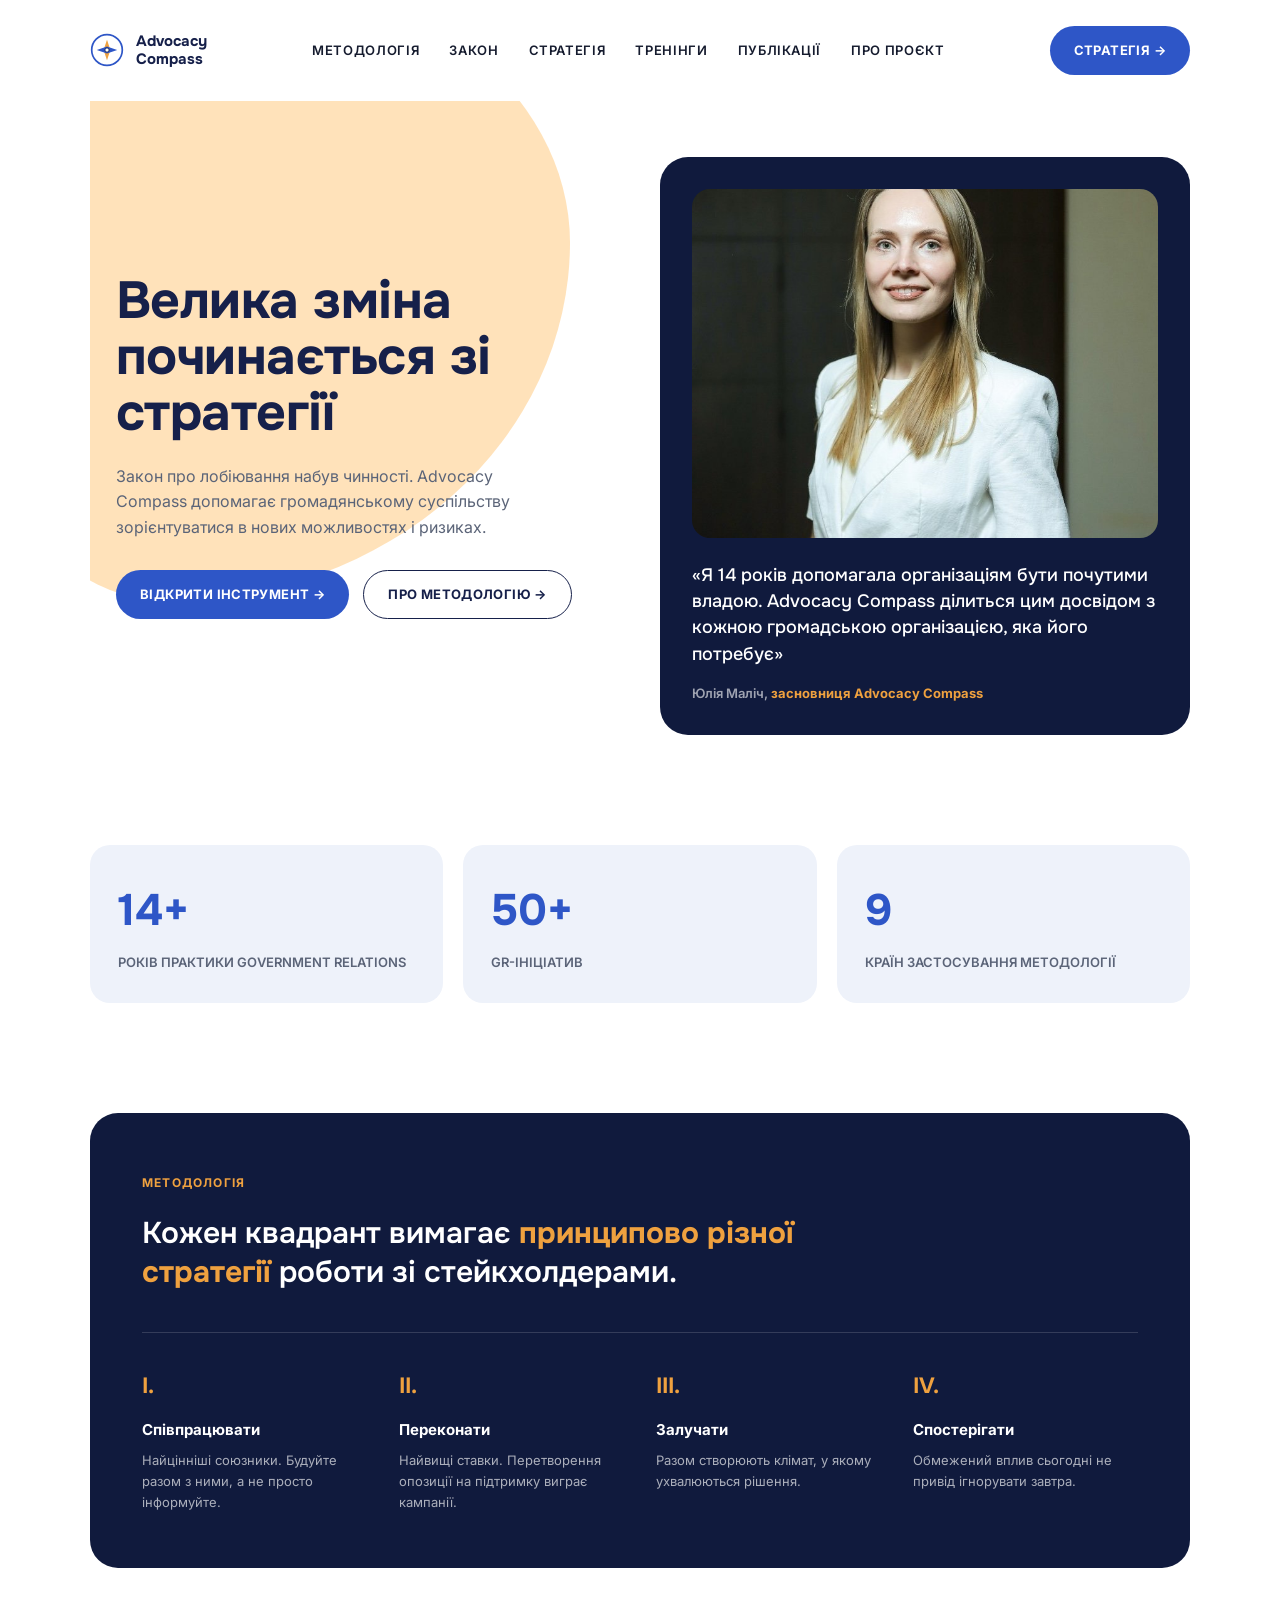
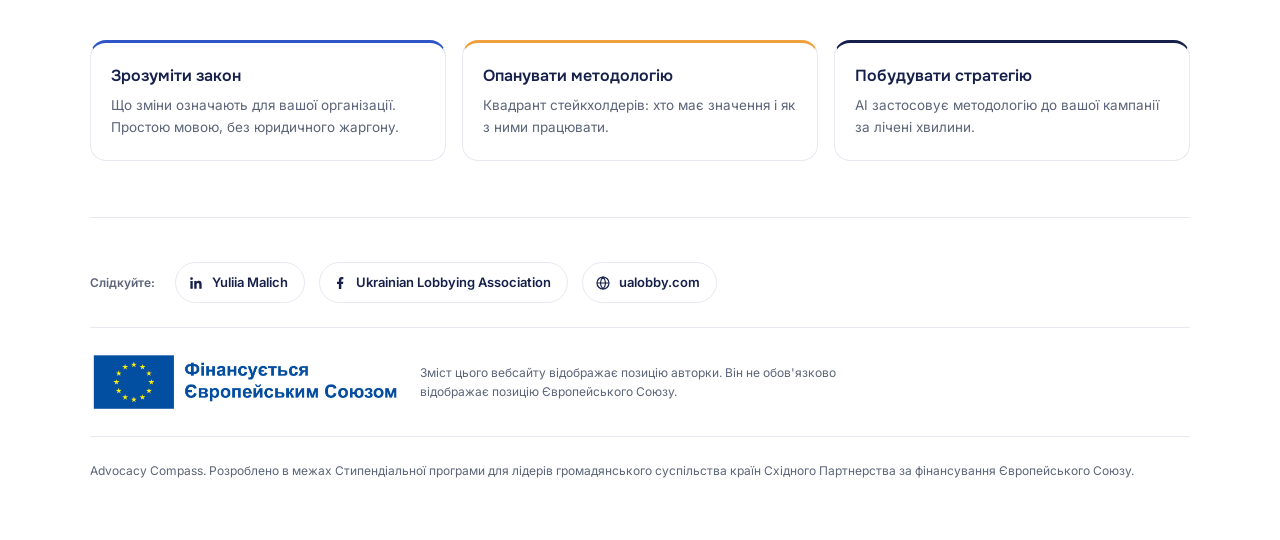
<file: index.html>
<!DOCTYPE html>
<html lang="uk">
<head>
<meta charset="UTF-8">
<meta name="viewport" content="width=device-width, initial-scale=1.0">
<title>Advocacy Compass</title>
<link rel="icon" type="image/svg+xml" href="data:image/svg+xml,%3Csvg xmlns=%27http://www.w3.org/2000/svg%27 viewBox=%270 0 40 40%27%3E%3Ccircle cx=%2720%27 cy=%2720%27 r=%2718%27 fill=%27white%27 stroke=%27%232E56C7%27 stroke-width=%272%27/%3E%3Cpath d=%27M20 8 L24 20 L20 32 L16 20 Z%27 fill=%27%23EFA13F%27/%3E%3Cpath d=%27M8 20 L20 16 L32 20 L20 24 Z%27 fill=%27%232E56C7%27/%3E%3Ccircle cx=%2720%27 cy=%2720%27 r=%272.5%27 fill=%27white%27/%3E%3C/svg%3E">
<link rel="preconnect" href="https://fonts.googleapis.com">
<link href="https://fonts.googleapis.com/css2?family=Onest:wght@400;500;600;700&family=Inter:wght@400;500;600&display=swap" rel="stylesheet">
<link rel="stylesheet" href="assets/styles.css">
</head>
<body>
<div class="wrap">
  <header>
    <a class="brand" href="index.html">
      <svg width="34" height="34" viewBox="0 0 40 40">
        <circle cx="20" cy="20" r="18" fill="none" stroke="#2E56C7" stroke-width="2"/>
        <path d="M20 8 L24 20 L20 32 L16 20 Z" fill="#EFA13F"/>
        <path d="M8 20 L20 16 L32 20 L20 24 Z" fill="#2E56C7"/>
        <circle cx="20" cy="20" r="2.5" fill="#fff" stroke="#16204A" stroke-width="1"/>
      </svg>
      <div class="brand-name">Advocacy<br>Compass</div>
    </a>
    <nav>
      <a href="metodolohiya.html">Методологія</a>
      <a href="zakon.html">Закон</a>
      <a href="instrument-strategii.html">Стратегія</a>
      <a href="treningy.html">Тренінги</a>
      <a href="publikatsii.html">Публікації</a>
      <a href="pro-proekt.html">Про проєкт</a>
    </nav>
    <div class="head-right">
      <a href="instrument-strategii.html" class="btn-primary">Стратегія →</a>
      <button class="menu-btn" id="menuBtn" aria-label="Меню" aria-expanded="false"><span></span></button>
    </div>
  </header>

  <nav class="mobile-nav" id="mobileNav">
    <a href="metodolohiya.html">Моя методологія</a>
    <a href="zakon.html">Закон про лобіювання</a>
    <a href="instrument-strategii.html">Інструмент стратегії</a>
    <a href="treningy.html">Тренінги</a>
    <a href="publikatsii.html">Публікації та виступи</a>
    <a href="pro-proekt.html">Про проєкт</a>
  </nav>

  <div class="hero">
    <div class="blob"></div>
    <div class="hero-grid">
      <div class="hero-left">
        <h1>Велика зміна починається зі стратегії</h1>
        <p>Закон про лобіювання набув чинності. Advocacy Compass допомагає громадянському суспільству зорієнтуватися в нових можливостях і ризиках.</p>
        <div class="hero-btns">
          <a href="instrument-strategii.html" class="btn-primary">Відкрити інструмент →</a>
          <a href="metodolohiya.html" class="btn-outline">Про методологію →</a>
        </div>
      </div>
      <div class="founder-card">
        <div class="founder-photo"><img src="assets/images/yuliia-malich.jpg" alt="Юлія Маліч"></div>
        <div class="founder-quote">«Я 14 років допомагала організаціям бути почутими владою. Advocacy Compass ділиться цим досвідом з кожною громадською організацією, яка його потребує»</div>
        <div class="founder-name">Юлія Маліч, <b>засновниця Advocacy Compass</b></div>
      </div>
    </div>

    <div class="stats">
      <div class="stat"><div class="num">14+</div><div class="lbl">РОКІВ ПРАКТИКИ GOVERNMENT RELATIONS</div></div>
      <div class="stat"><div class="num">50+</div><div class="lbl">GR-ІНІЦІАТИВ</div></div>
      <div class="stat"><div class="num">9</div><div class="lbl">КРАЇН ЗАСТОСУВАННЯ МЕТОДОЛОГІЇ</div></div>
    </div>
  </div>

  <div class="mission">
    <div class="eyebrow">Методологія</div>
    <h2>Кожен квадрант вимагає <b>принципово різної стратегії</b> роботи зі стейкхолдерами.</h2>
    <div class="mission-cols">
      <div><div class="num">I.</div><h3>Співпрацювати</h3><p>Найцінніші союзники. Будуйте разом з ними, а не просто інформуйте.</p></div>
      <div><div class="num">II.</div><h3>Переконати</h3><p>Найвищі ставки. Перетворення опозиції на підтримку виграє кампанії.</p></div>
      <div><div class="num">III.</div><h3>Залучати</h3><p>Разом створюють клімат, у якому ухвалюються рішення.</p></div>
      <div><div class="num">IV.</div><h3>Спостерігати</h3><p>Обмежений вплив сьогодні не привід ігнорувати завтра.</p></div>
    </div>
  </div>

  <div class="cards">
    <a href="zakon.html" class="card"><h3>Зрозуміти закон</h3><p>Що зміни означають для вашої організації. Простою мовою, без юридичного жаргону.</p></a>
    <a href="metodolohiya.html" class="card"><h3>Опанувати методологію</h3><p>Квадрант стейкхолдерів: хто має значення і як з ними працювати.</p></a>
    <a href="instrument-strategii.html" class="card"><h3>Побудувати стратегію</h3><p>AI застосовує методологію до вашої кампанії за лічені хвилини.</p></a>
  </div>

  <footer>
    <div class="footer-social">
      <span class="label">Слідкуйте:</span>
      <a class="social-link" href="https://www.linkedin.com/in/yuliya-malich/" target="_blank" rel="noopener">
        <svg viewBox="0 0 24 24" fill="currentColor"><path d="M20.45 20.45h-3.55v-5.57c0-1.33-.02-3.04-1.85-3.04-1.85 0-2.14 1.45-2.14 2.94v5.67H9.36V9h3.41v1.56h.05c.47-.9 1.63-1.85 3.36-1.85 3.6 0 4.27 2.37 4.27 5.45v6.29zM5.34 7.43a2.06 2.06 0 1 1 0-4.12 2.06 2.06 0 0 1 0 4.12zM7.12 20.45H3.56V9h3.56v11.45z"/></svg>
        Yuliia Malich
      </a>
      <a class="social-link" href="https://www.facebook.com/p/-Ukrainian-Lobbying-Association-61575236283475/" target="_blank" rel="noopener">
        <svg viewBox="0 0 24 24" fill="currentColor"><path d="M14 13.5h2.5l.5-3.5h-3V8c0-.97.27-1.63 1.66-1.63H17V3.14C16.7 3.1 15.7 3 14.5 3 12 3 10.3 4.49 10.3 7.3V10H7.5v3.5h2.8V21h3.7v-7.5z"/></svg>
        Ukrainian Lobbying Association
      </a>
      <a class="social-link" href="https://ualobby.com" target="_blank" rel="noopener">
        <svg viewBox="0 0 24 24" fill="none" stroke="currentColor" stroke-width="1.8"><circle cx="12" cy="12" r="9"/><path d="M3 12h18M12 3c2.5 2.5 3.8 5.7 3.8 9s-1.3 6.5-3.8 9c-2.5-2.5-3.8-5.7-3.8-9s1.3-6.5 3.8-9z"/></svg>
        ualobby.com
      </a>
    </div>
    <div class="footer-eu">
      <img src="assets/images/eu-emblem.jpg" alt="Фінансується Європейським Союзом">
      <p>Зміст цього вебсайту відображає позицію авторки. Він не обов'язково відображає позицію Європейського Союзу.</p>
    </div>
    <p class="footer-copy">Advocacy Compass. Розроблено в межах Стипендіальної програми для лідерів громадянського суспільства країн Східного Партнерства за фінансування Європейського Союзу.</p>
  </footer>
</div>
<script>
  var menuBtn = document.getElementById('menuBtn');
  var mobileNav = document.getElementById('mobileNav');
  menuBtn.addEventListener('click', function(){
    var isOpen = mobileNav.classList.toggle('open');
    menuBtn.classList.toggle('open', isOpen);
    menuBtn.setAttribute('aria-expanded', isOpen);
  });
</script>
</body>
</html>
</file>
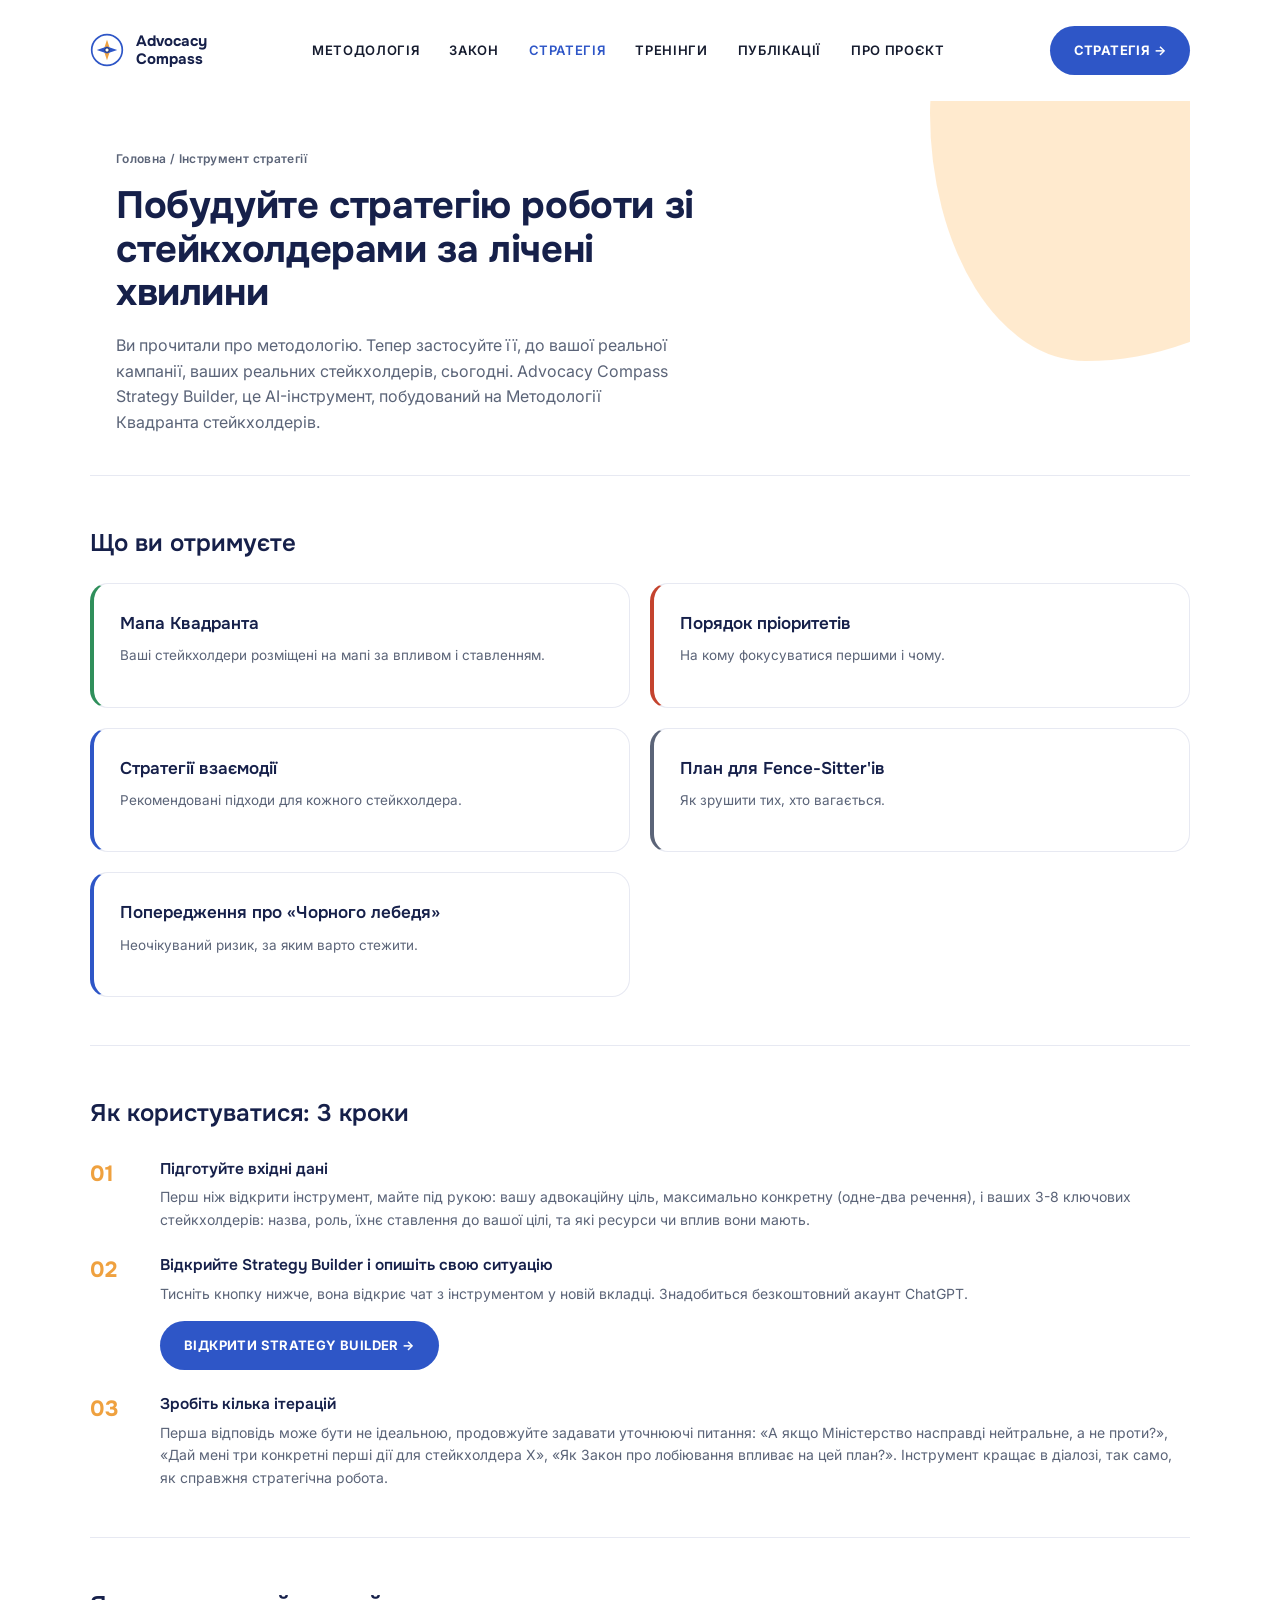
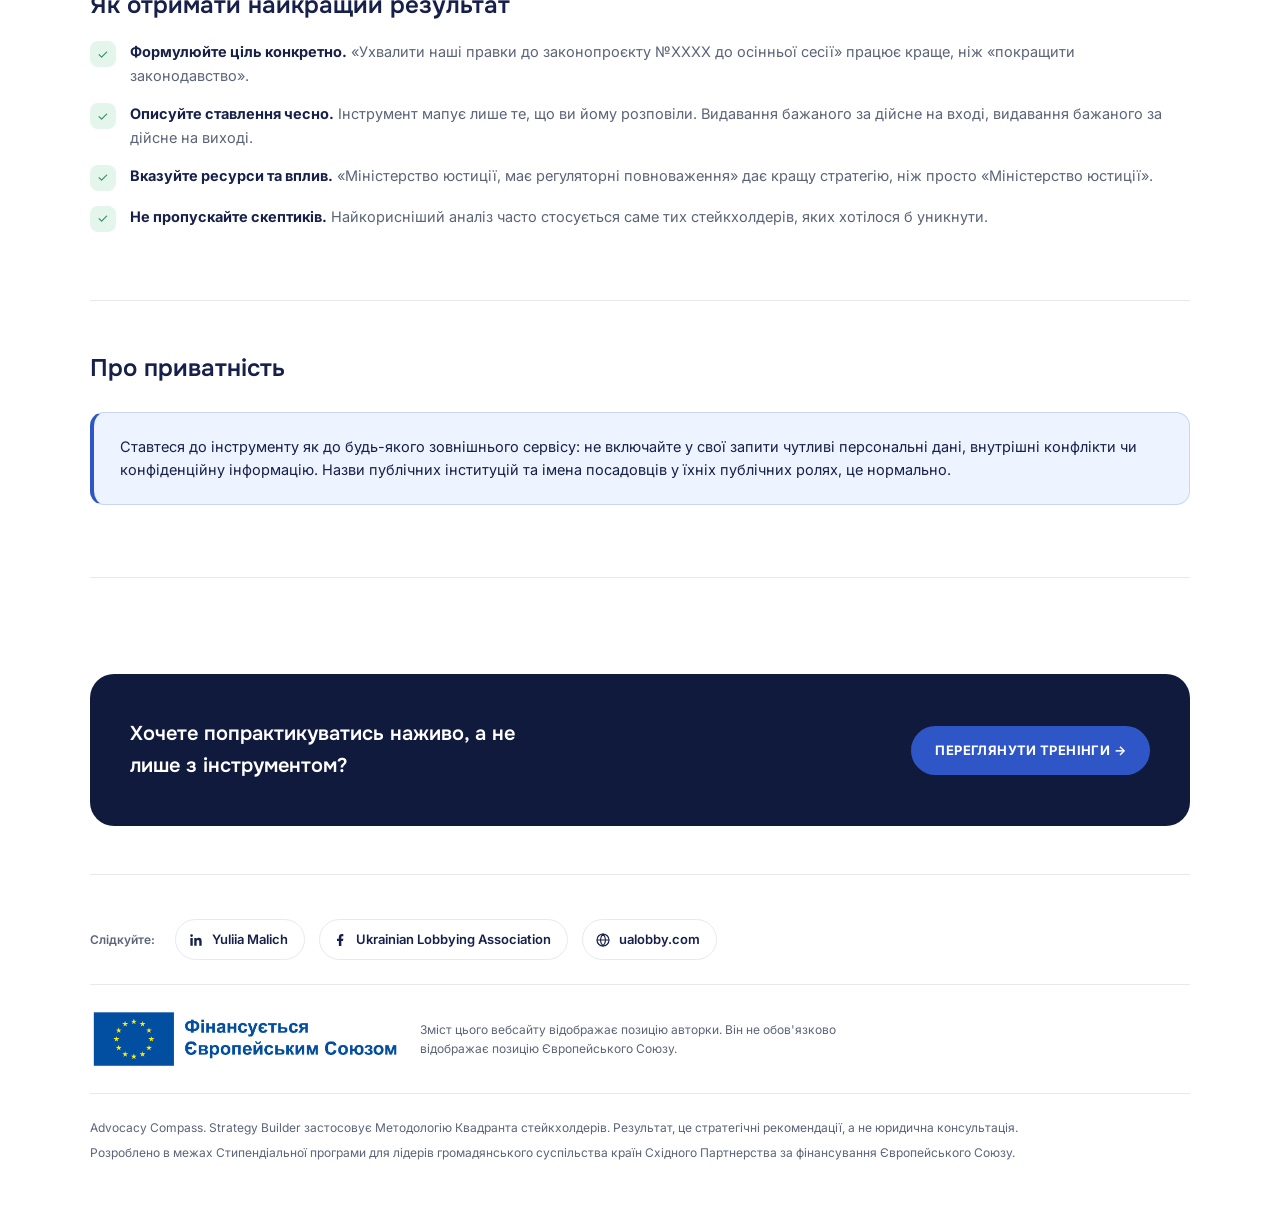
<file: instrument-strategii.html>
<!DOCTYPE html>
<html lang="uk">
<head>
<meta charset="UTF-8">
<meta name="viewport" content="width=device-width, initial-scale=1.0">
<title>Інструмент стратегії · Advocacy Compass</title>
<link rel="icon" type="image/svg+xml" href="data:image/svg+xml,%3Csvg xmlns=%27http://www.w3.org/2000/svg%27 viewBox=%270 0 40 40%27%3E%3Ccircle cx=%2720%27 cy=%2720%27 r=%2718%27 fill=%27white%27 stroke=%27%232E56C7%27 stroke-width=%272%27/%3E%3Cpath d=%27M20 8 L24 20 L20 32 L16 20 Z%27 fill=%27%23EFA13F%27/%3E%3Cpath d=%27M8 20 L20 16 L32 20 L20 24 Z%27 fill=%27%232E56C7%27/%3E%3Ccircle cx=%2720%27 cy=%2720%27 r=%272.5%27 fill=%27white%27/%3E%3C/svg%3E">
<link rel="preconnect" href="https://fonts.googleapis.com">
<link href="https://fonts.googleapis.com/css2?family=Onest:wght@400;500;600;700&family=Inter:wght@400;500;600&display=swap" rel="stylesheet">
<link rel="stylesheet" href="assets/styles.css">
</head>
<body>
<div class="wrap">
  <header>
    <a class="brand" href="index.html">
      <svg width="34" height="34" viewBox="0 0 40 40">
        <circle cx="20" cy="20" r="18" fill="none" stroke="#2E56C7" stroke-width="2"/>
        <path d="M20 8 L24 20 L20 32 L16 20 Z" fill="#EFA13F"/>
        <path d="M8 20 L20 16 L32 20 L20 24 Z" fill="#2E56C7"/>
        <circle cx="20" cy="20" r="2.5" fill="#fff" stroke="#16204A" stroke-width="1"/>
      </svg>
      <div class="brand-name">Advocacy<br>Compass</div>
    </a>
    <nav>
      <a href="metodolohiya.html">Методологія</a>
      <a href="zakon.html">Закон</a>
      <a href="instrument-strategii.html" style="color:#2E56C7;">Стратегія</a>
      <a href="treningy.html">Тренінги</a>
      <a href="publikatsii.html">Публікації</a>
      <a href="pro-proekt.html">Про проєкт</a>
    </nav>
    <div class="head-right">
      <a href="#strategy-builder" class="btn-primary">Стратегія →</a>
      <button class="menu-btn" id="menuBtn" aria-label="Меню" aria-expanded="false"><span></span></button>
    </div>
  </header>

  <nav class="mobile-nav" id="mobileNav">
    <a href="metodolohiya.html">Моя методологія</a>
    <a href="zakon.html">Закон про лобіювання</a>
    <a href="instrument-strategii.html">Інструмент стратегії</a>
    <a href="treningy.html">Тренінги</a>
    <a href="publikatsii.html">Публікації та виступи</a>
    <a href="pro-proekt.html">Про проєкт</a>
  </nav>

  <div class="page-hero">
    <div class="blob"></div>
    <div class="breadcrumb"><a href="index.html">Головна</a> / Інструмент стратегії</div>
    <div class="page-hero-inner">
      <h1>Побудуйте стратегію роботи зі стейкхолдерами за лічені хвилини</h1>
      <p>Ви прочитали про методологію. Тепер застосуйте її, до вашої реальної кампанії, ваших реальних стейкхолдерів, сьогодні. Advocacy Compass Strategy Builder, це AI-інструмент, побудований на Методології Квадранта стейкхолдерів.</p>
    </div>
  </div>

  <section class="block">
    <h2>Що ви отримуєте</h2>
    <div class="method-cards" style="margin-top:20px;">
      <div class="method-card collab"><h3>Мапа Квадранта</h3><p>Ваші стейкхолдери розміщені на мапі за впливом і ставленням.</p></div>
      <div class="method-card win"><h3>Порядок пріоритетів</h3><p>На кому фокусуватися першими і чому.</p></div>
      <div class="method-card engage"><h3>Стратегії взаємодії</h3><p>Рекомендовані підходи для кожного стейкхолдера.</p></div>
      <div class="method-card monitor"><h3>План для Fence-Sitter'ів</h3><p>Як зрушити тих, хто вагається.</p></div>
      <div class="method-card"><h3>Попередження про «Чорного лебедя»</h3><p>Неочікуваний ризик, за яким варто стежити.</p></div>
    </div>
  </section>

  <section class="block" id="strategy-builder">
    <h2>Як користуватися: 3 кроки</h2>
    <div class="step-list" style="margin-top:24px;">
      <div class="step-item">
        <div class="n">01</div>
        <div>
          <h4>Підготуйте вхідні дані</h4>
          <p>Перш ніж відкрити інструмент, майте під рукою: вашу адвокаційну ціль, максимально конкретну (одне-два речення), і ваших 3-8 ключових стейкхолдерів: назва, роль, їхнє ставлення до вашої цілі, та які ресурси чи вплив вони мають.</p>
        </div>
      </div>
      <div class="step-item">
        <div class="n">02</div>
        <div>
          <h4>Відкрийте Strategy Builder і опишіть свою ситуацію</h4>
          <p style="margin-bottom:16px;">Тисніть кнопку нижче, вона відкриє чат з інструментом у новій вкладці. Знадобиться безкоштовний акаунт ChatGPT.</p>
          <a href="https://chatgpt.com/g/g-6a57810604c4819185bbeb55202edb5b-advocacy-compass" target="_blank" rel="noopener" class="btn-primary">Відкрити Strategy Builder →</a>
        </div>
      </div>
      <div class="step-item">
        <div class="n">03</div>
        <div>
          <h4>Зробіть кілька ітерацій</h4>
          <p>Перша відповідь може бути не ідеальною, продовжуйте задавати уточнюючі питання: «А якщо Міністерство насправді нейтральне, а не проти?», «Дай мені три конкретні перші дії для стейкхолдера X», «Як Закон про лобіювання впливає на цей план?». Інструмент кращає в діалозі, так само, як справжня стратегічна робота.</p>
        </div>
      </div>
    </div>
  </section>

  <section class="block">
    <h2>Як отримати найкращий результат</h2>
    <ul class="decision-list" style="margin-top:16px;">
      <li><span class="ok">✓</span><span><b style="color:var(--blue-dark)">Формулюйте ціль конкретно.</b> «Ухвалити наші правки до законопроєкту №XXXX до осінньої сесії» працює краще, ніж «покращити законодавство».</span></li>
      <li><span class="ok">✓</span><span><b style="color:var(--blue-dark)">Описуйте ставлення чесно.</b> Інструмент мапує лише те, що ви йому розповіли. Видавання бажаного за дійсне на вході, видавання бажаного за дійсне на виході.</span></li>
      <li><span class="ok">✓</span><span><b style="color:var(--blue-dark)">Вказуйте ресурси та вплив.</b> «Міністерство юстиції, має регуляторні повноваження» дає кращу стратегію, ніж просто «Міністерство юстиції».</span></li>
      <li><span class="ok">✓</span><span><b style="color:var(--blue-dark)">Не пропускайте скептиків.</b> Найкорисніший аналіз часто стосується саме тих стейкхолдерів, яких хотілося б уникнути.</span></li>
    </ul>
  </section>

  <section class="block">
    <h2>Про приватність</h2>
    <div class="check-box">
      <p>Ставтеся до інструменту як до будь-якого зовнішнього сервісу: не включайте у свої запити чутливі персональні дані, внутрішні конфлікти чи конфіденційну інформацію. Назви публічних інституцій та імена посадовців у їхніх публічних ролях, це нормально.</p>
    </div>
  </section>

  <section class="block">
    <div class="cta-block">
      <h3>Хочете попрактикуватись наживо, а не лише з інструментом?</h3>
      <a href="treningy.html" class="btn-primary">Переглянути тренінги →</a>
    </div>
  </section>

  <footer>
    <div class="footer-social">
      <span class="label">Слідкуйте:</span>
      <a class="social-link" href="https://www.linkedin.com/in/yuliya-malich/" target="_blank" rel="noopener">
        <svg viewBox="0 0 24 24" fill="currentColor"><path d="M20.45 20.45h-3.55v-5.57c0-1.33-.02-3.04-1.85-3.04-1.85 0-2.14 1.45-2.14 2.94v5.67H9.36V9h3.41v1.56h.05c.47-.9 1.63-1.85 3.36-1.85 3.6 0 4.27 2.37 4.27 5.45v6.29zM5.34 7.43a2.06 2.06 0 1 1 0-4.12 2.06 2.06 0 0 1 0 4.12zM7.12 20.45H3.56V9h3.56v11.45z"/></svg>
        Yuliia Malich
      </a>
      <a class="social-link" href="https://www.facebook.com/p/-Ukrainian-Lobbying-Association-61575236283475/" target="_blank" rel="noopener">
        <svg viewBox="0 0 24 24" fill="currentColor"><path d="M14 13.5h2.5l.5-3.5h-3V8c0-.97.27-1.63 1.66-1.63H17V3.14C16.7 3.1 15.7 3 14.5 3 12 3 10.3 4.49 10.3 7.3V10H7.5v3.5h2.8V21h3.7v-7.5z"/></svg>
        Ukrainian Lobbying Association
      </a>
      <a class="social-link" href="https://ualobby.com" target="_blank" rel="noopener">
        <svg viewBox="0 0 24 24" fill="none" stroke="currentColor" stroke-width="1.8"><circle cx="12" cy="12" r="9"/><path d="M3 12h18M12 3c2.5 2.5 3.8 5.7 3.8 9s-1.3 6.5-3.8 9c-2.5-2.5-3.8-5.7-3.8-9s1.3-6.5 3.8-9z"/></svg>
        ualobby.com
      </a>
    </div>
    <div class="footer-eu">
      <img src="assets/images/eu-emblem.jpg" alt="Фінансується Європейським Союзом">
      <p>Зміст цього вебсайту відображає позицію авторки. Він не обов'язково відображає позицію Європейського Союзу.</p>
    </div>
    <p class="footer-copy">Advocacy Compass. Strategy Builder застосовує Методологію Квадранта стейкхолдерів. Результат, це стратегічні рекомендації, а не юридична консультація.</p>
    <p class="footer-copy" style="margin-top:6px;">Розроблено в межах Стипендіальної програми для лідерів громадянського суспільства країн Східного Партнерства за фінансування Європейського Союзу.</p>
  </footer>
</div>
<script>
  var menuBtn = document.getElementById('menuBtn');
  var mobileNav = document.getElementById('mobileNav');
  menuBtn.addEventListener('click', function(){
    var isOpen = mobileNav.classList.toggle('open');
    menuBtn.classList.toggle('open', isOpen);
    menuBtn.setAttribute('aria-expanded', isOpen);
  });
</script>
</body>
</html>
</file>
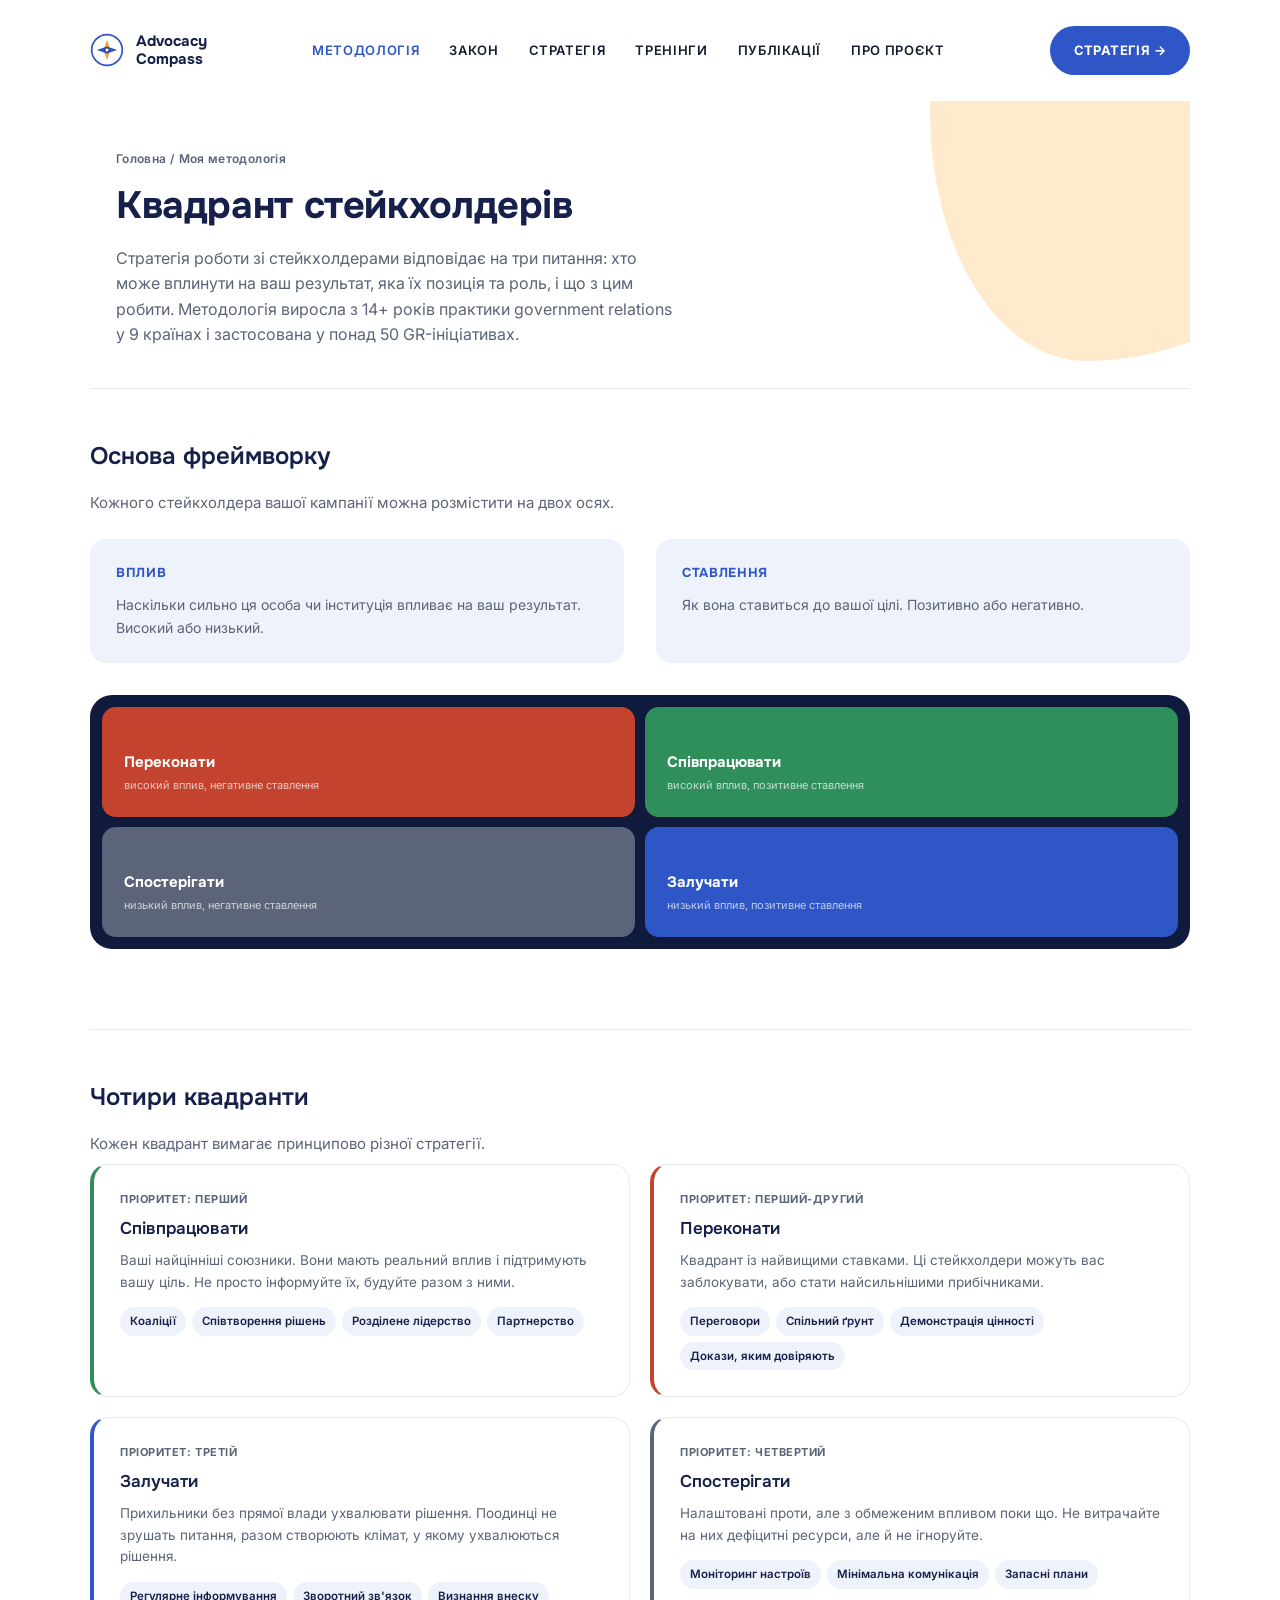
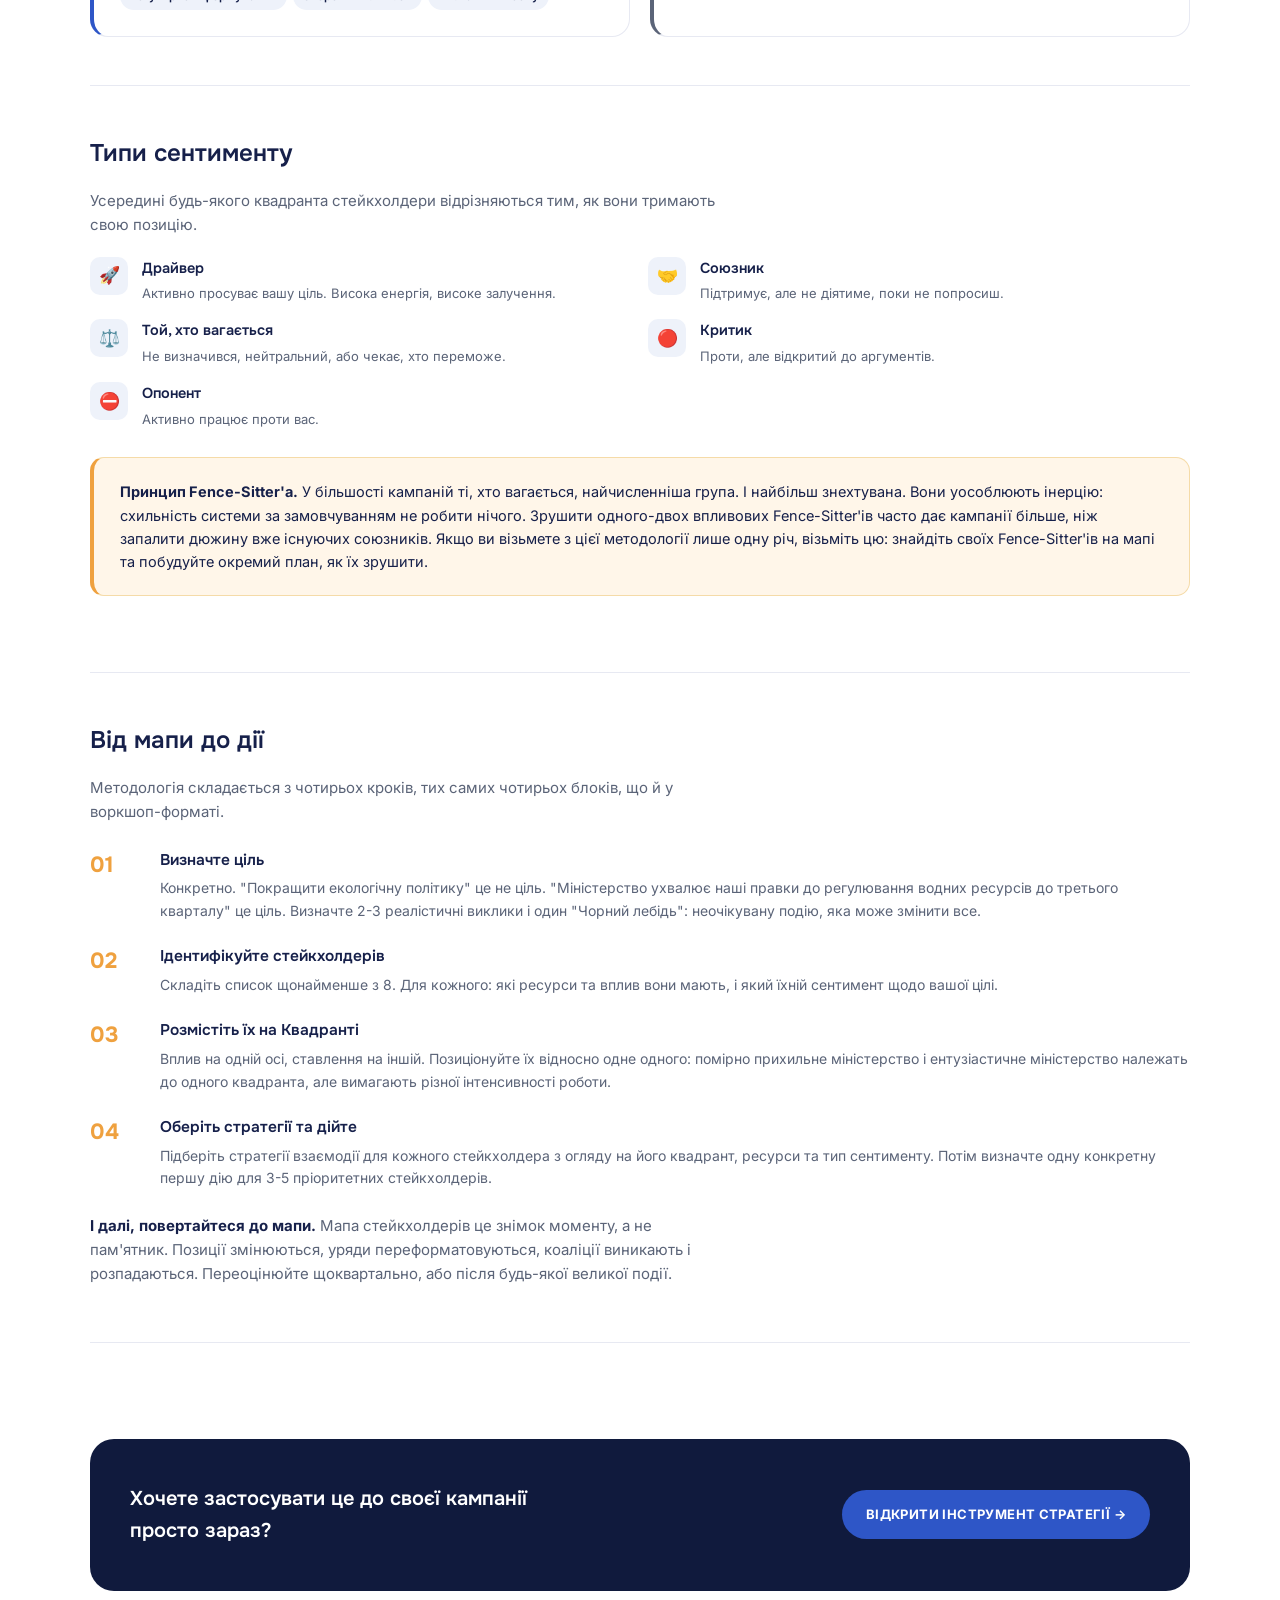
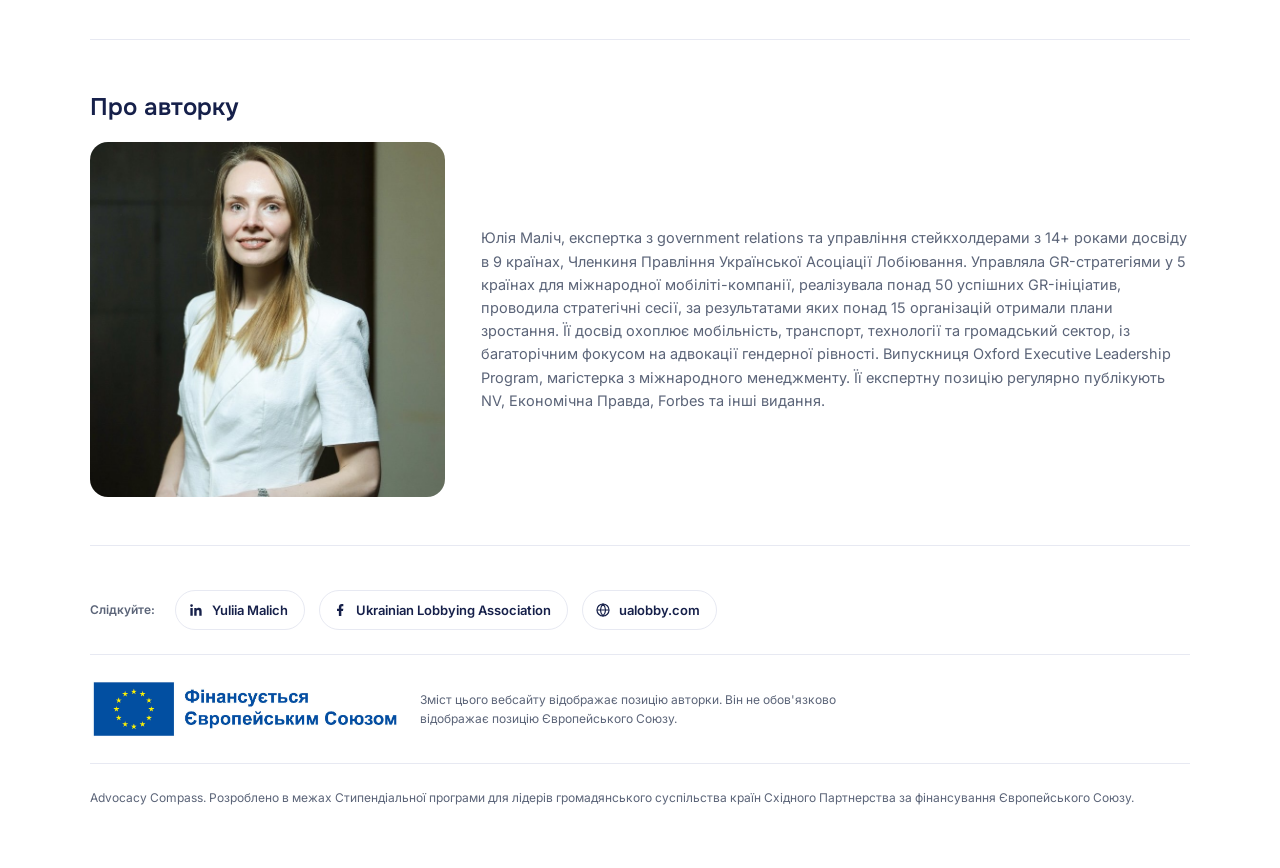
<file: metodolohiya.html>
<!DOCTYPE html>
<html lang="uk">
<head>
<meta charset="UTF-8">
<meta name="viewport" content="width=device-width, initial-scale=1.0">
<title>Моя методологія · Advocacy Compass</title>
<link rel="icon" type="image/svg+xml" href="data:image/svg+xml,%3Csvg xmlns=%27http://www.w3.org/2000/svg%27 viewBox=%270 0 40 40%27%3E%3Ccircle cx=%2720%27 cy=%2720%27 r=%2718%27 fill=%27white%27 stroke=%27%232E56C7%27 stroke-width=%272%27/%3E%3Cpath d=%27M20 8 L24 20 L20 32 L16 20 Z%27 fill=%27%23EFA13F%27/%3E%3Cpath d=%27M8 20 L20 16 L32 20 L20 24 Z%27 fill=%27%232E56C7%27/%3E%3Ccircle cx=%2720%27 cy=%2720%27 r=%272.5%27 fill=%27white%27/%3E%3C/svg%3E">
<link rel="preconnect" href="https://fonts.googleapis.com">
<link href="https://fonts.googleapis.com/css2?family=Onest:wght@400;500;600;700&family=Inter:wght@400;500;600&display=swap" rel="stylesheet">
<link rel="stylesheet" href="assets/styles.css">
</head>
<body>
<div class="wrap">
  <header>
    <a class="brand" href="index.html">
      <svg width="34" height="34" viewBox="0 0 40 40">
        <circle cx="20" cy="20" r="18" fill="none" stroke="#2E56C7" stroke-width="2"/>
        <path d="M20 8 L24 20 L20 32 L16 20 Z" fill="#EFA13F"/>
        <path d="M8 20 L20 16 L32 20 L20 24 Z" fill="#2E56C7"/>
        <circle cx="20" cy="20" r="2.5" fill="#fff" stroke="#16204A" stroke-width="1"/>
      </svg>
      <div class="brand-name">Advocacy<br>Compass</div>
    </a>
    <nav>
      <a href="metodolohiya.html" style="color:#2E56C7;">Методологія</a>
      <a href="zakon.html">Закон</a>
      <a href="instrument-strategii.html">Стратегія</a>
      <a href="treningy.html">Тренінги</a>
      <a href="publikatsii.html">Публікації</a>
      <a href="pro-proekt.html">Про проєкт</a>
    </nav>
    <div class="head-right">
      <a href="instrument-strategii.html" class="btn-primary">Стратегія →</a>
      <button class="menu-btn" id="menuBtn" aria-label="Меню" aria-expanded="false"><span></span></button>
    </div>
  </header>

  <nav class="mobile-nav" id="mobileNav">
    <a href="metodolohiya.html">Моя методологія</a>
    <a href="zakon.html">Закон про лобіювання</a>
    <a href="instrument-strategii.html">Інструмент стратегії</a>
    <a href="treningy.html">Тренінги</a>
    <a href="publikatsii.html">Публікації та виступи</a>
    <a href="pro-proekt.html">Про проєкт</a>
  </nav>

  <div class="page-hero">
    <div class="blob"></div>
    <div class="breadcrumb"><a href="index.html">Головна</a> / Моя методологія</div>
    <div class="page-hero-inner">
      <h1>Квадрант стейкхолдерів</h1>
      <p>Стратегія роботи зі стейкхолдерами відповідає на три питання: хто може вплинути на ваш результат, яка їх позиція та роль, і що з цим робити. Методологія виросла з 14+ років практики government relations у 9 країнах і застосована у понад 50 GR-ініціативах.</p>
    </div>
  </div>

  <section class="block">
    <h2>Основа фреймворку</h2>
    <p class="lede">Кожного стейкхолдера вашої кампанії можна розмістити на двох осях.</p>
    <div class="two-col" style="margin-top:24px;">
      <div class="basis-box">
        <div class="k">Вплив</div>
        <p>Наскільки сильно ця особа чи інституція впливає на ваш результат. Високий або низький.</p>
      </div>
      <div class="basis-box">
        <div class="k">Ставлення</div>
        <p>Як вона ставиться до вашої цілі. Позитивно або негативно.</p>
      </div>
    </div>

    <div class="quad-display">
      <div class="qtile win"><div class="t">Переконати</div><div class="s">високий вплив, негативне ставлення</div></div>
      <div class="qtile collab"><div class="t">Співпрацювати</div><div class="s">високий вплив, позитивне ставлення</div></div>
      <div class="qtile monitor"><div class="t">Спостерігати</div><div class="s">низький вплив, негативне ставлення</div></div>
      <div class="qtile engage"><div class="t">Залучати</div><div class="s">низький вплив, позитивне ставлення</div></div>
    </div>
  </section>

  <section class="block">
    <h2>Чотири квадранти</h2>
    <p class="lede">Кожен квадрант вимагає принципово різної стратегії.</p>
    <div class="method-cards">
      <div class="method-card collab">
        <div class="priority">Пріоритет: перший</div>
        <h3>Співпрацювати</h3>
        <p>Ваші найцінніші союзники. Вони мають реальний вплив і підтримують вашу ціль. Не просто інформуйте їх, будуйте разом з ними.</p>
        <div class="strategies"><span>Коаліції</span><span>Співтворення рішень</span><span>Розділене лідерство</span><span>Партнерство</span></div>
      </div>
      <div class="method-card win">
        <div class="priority">Пріоритет: перший-другий</div>
        <h3>Переконати</h3>
        <p>Квадрант із найвищими ставками. Ці стейкхолдери можуть вас заблокувати, або стати найсильнішими прибічниками.</p>
        <div class="strategies"><span>Переговори</span><span>Спільний ґрунт</span><span>Демонстрація цінності</span><span>Докази, яким довіряють</span></div>
      </div>
      <div class="method-card engage">
        <div class="priority">Пріоритет: третій</div>
        <h3>Залучати</h3>
        <p>Прихильники без прямої влади ухвалювати рішення. Поодинці не зрушать питання, разом створюють клімат, у якому ухвалюються рішення.</p>
        <div class="strategies"><span>Регулярне інформування</span><span>Зворотний зв'язок</span><span>Визнання внеску</span></div>
      </div>
      <div class="method-card monitor">
        <div class="priority">Пріоритет: четвертий</div>
        <h3>Спостерігати</h3>
        <p>Налаштовані проти, але з обмеженим впливом поки що. Не витрачайте на них дефіцитні ресурси, але й не ігноруйте.</p>
        <div class="strategies"><span>Моніторинг настроїв</span><span>Мінімальна комунікація</span><span>Запасні плани</span></div>
      </div>
    </div>
  </section>

  <section class="block">
    <h2>Типи сентименту</h2>
    <p class="lede">Усередині будь-якого квадранта стейкхолдери відрізняються тим, як вони тримають свою позицію.</p>
    <div class="sentiment-list" style="margin-top:20px;">
      <div class="sentiment-item"><div class="dot">🚀</div><div><h4>Драйвер</h4><p>Активно просуває вашу ціль. Висока енергія, високе залучення.</p></div></div>
      <div class="sentiment-item"><div class="dot">🤝</div><div><h4>Союзник</h4><p>Підтримує, але не діятиме, поки не попросиш.</p></div></div>
      <div class="sentiment-item"><div class="dot">⚖️</div><div><h4>Той, хто вагається</h4><p>Не визначився, нейтральний, або чекає, хто переможе.</p></div></div>
      <div class="sentiment-item"><div class="dot">🔴</div><div><h4>Критик</h4><p>Проти, але відкритий до аргументів.</p></div></div>
      <div class="sentiment-item"><div class="dot">⛔</div><div><h4>Опонент</h4><p>Активно працює проти вас.</p></div></div>
    </div>

    <div class="callout-box">
      <p><b>Принцип Fence-Sitter'а.</b> У більшості кампаній ті, хто вагається, найчисленніша група. І найбільш знехтувана. Вони уособлюють інерцію: схильність системи за замовчуванням не робити нічого. Зрушити одного-двох впливових Fence-Sitter'ів часто дає кампанії більше, ніж запалити дюжину вже існуючих союзників. Якщо ви візьмете з цієї методології лише одну річ, візьміть цю: знайдіть своїх Fence-Sitter'ів на мапі та побудуйте окремий план, як їх зрушити.</p>
    </div>
  </section>

  <section class="block">
    <h2>Від мапи до дії</h2>
    <p class="lede">Методологія складається з чотирьох кроків, тих самих чотирьох блоків, що й у воркшоп-форматі.</p>
    <div class="step-list" style="margin-top:24px;">
      <div class="step-item">
        <div class="n">01</div>
        <div><h4>Визначте ціль</h4><p>Конкретно. "Покращити екологічну політику" це не ціль. "Міністерство ухвалює наші правки до регулювання водних ресурсів до третього кварталу" це ціль. Визначте 2-3 реалістичні виклики і один "Чорний лебідь": неочікувану подію, яка може змінити все.</p></div>
      </div>
      <div class="step-item">
        <div class="n">02</div>
        <div><h4>Ідентифікуйте стейкхолдерів</h4><p>Складіть список щонайменше з 8. Для кожного: які ресурси та вплив вони мають, і який їхній сентимент щодо вашої цілі.</p></div>
      </div>
      <div class="step-item">
        <div class="n">03</div>
        <div><h4>Розмістіть їх на Квадранті</h4><p>Вплив на одній осі, ставлення на іншій. Позиціонуйте їх відносно одне одного: помірно прихильне міністерство і ентузіастичне міністерство належать до одного квадранта, але вимагають різної інтенсивності роботи.</p></div>
      </div>
      <div class="step-item">
        <div class="n">04</div>
        <div><h4>Оберіть стратегії та дійте</h4><p>Підберіть стратегії взаємодії для кожного стейкхолдера з огляду на його квадрант, ресурси та тип сентименту. Потім визначте одну конкретну першу дію для 3-5 пріоритетних стейкхолдерів.</p></div>
      </div>
    </div>
    <p class="lede" style="margin-top:24px;"><b style="color:var(--blue-dark)">І далі, повертайтеся до мапи.</b> Мапа стейкхолдерів це знімок моменту, а не пам'ятник. Позиції змінюються, уряди переформатовуються, коаліції виникають і розпадаються. Переоцінюйте щоквартально, або після будь-якої великої події.</p>
  </section>

  <section class="block">
    <div class="cta-block">
      <h3>Хочете застосувати це до своєї кампанії просто зараз?</h3>
      <a href="instrument-strategii.html" class="btn-primary">Відкрити інструмент стратегії →</a>
    </div>
  </section>

  <section class="block">
    <h2>Про авторку</h2>
    <div class="author-block">
      <div class="author-photo"><img src="assets/images/yuliia-malich.jpg" alt="Юлія Маліч"></div>
      <p>Юлія Маліч, експертка з government relations та управління стейкхолдерами з 14+ роками досвіду в 9 країнах, Членкиня Правління Української Асоціації Лобіювання. Управляла GR-стратегіями у 5 країнах для міжнародної мобіліті-компанії, реалізувала понад 50 успішних GR-ініціатив, проводила стратегічні сесії, за результатами яких понад 15 організацій отримали плани зростання. Її досвід охоплює мобільність, транспорт, технології та громадський сектор, із багаторічним фокусом на адвокації гендерної рівності. Випускниця Oxford Executive Leadership Program, магістерка з міжнародного менеджменту. Її експертну позицію регулярно публікують NV, Економічна Правда, Forbes та інші видання.</p>
    </div>
  </section>

  <footer>
    <div class="footer-social">
      <span class="label">Слідкуйте:</span>
      <a class="social-link" href="https://www.linkedin.com/in/yuliya-malich/" target="_blank" rel="noopener">
        <svg viewBox="0 0 24 24" fill="currentColor"><path d="M20.45 20.45h-3.55v-5.57c0-1.33-.02-3.04-1.85-3.04-1.85 0-2.14 1.45-2.14 2.94v5.67H9.36V9h3.41v1.56h.05c.47-.9 1.63-1.85 3.36-1.85 3.6 0 4.27 2.37 4.27 5.45v6.29zM5.34 7.43a2.06 2.06 0 1 1 0-4.12 2.06 2.06 0 0 1 0 4.12zM7.12 20.45H3.56V9h3.56v11.45z"/></svg>
        Yuliia Malich
      </a>
      <a class="social-link" href="https://www.facebook.com/p/-Ukrainian-Lobbying-Association-61575236283475/" target="_blank" rel="noopener">
        <svg viewBox="0 0 24 24" fill="currentColor"><path d="M14 13.5h2.5l.5-3.5h-3V8c0-.97.27-1.63 1.66-1.63H17V3.14C16.7 3.1 15.7 3 14.5 3 12 3 10.3 4.49 10.3 7.3V10H7.5v3.5h2.8V21h3.7v-7.5z"/></svg>
        Ukrainian Lobbying Association
      </a>
      <a class="social-link" href="https://ualobby.com" target="_blank" rel="noopener">
        <svg viewBox="0 0 24 24" fill="none" stroke="currentColor" stroke-width="1.8"><circle cx="12" cy="12" r="9"/><path d="M3 12h18M12 3c2.5 2.5 3.8 5.7 3.8 9s-1.3 6.5-3.8 9c-2.5-2.5-3.8-5.7-3.8-9s1.3-6.5 3.8-9z"/></svg>
        ualobby.com
      </a>
    </div>
    <div class="footer-eu">
      <img src="assets/images/eu-emblem.jpg" alt="Фінансується Європейським Союзом">
      <p>Зміст цього вебсайту відображає позицію авторки. Він не обов'язково відображає позицію Європейського Союзу.</p>
    </div>
    <p class="footer-copy">Advocacy Compass. Розроблено в межах Стипендіальної програми для лідерів громадянського суспільства країн Східного Партнерства за фінансування Європейського Союзу.</p>
  </footer>
</div>
<script>
  var menuBtn = document.getElementById('menuBtn');
  var mobileNav = document.getElementById('mobileNav');
  menuBtn.addEventListener('click', function(){
    var isOpen = mobileNav.classList.toggle('open');
    menuBtn.classList.toggle('open', isOpen);
    menuBtn.setAttribute('aria-expanded', isOpen);
  });
</script>
</body>
</html>
</file>
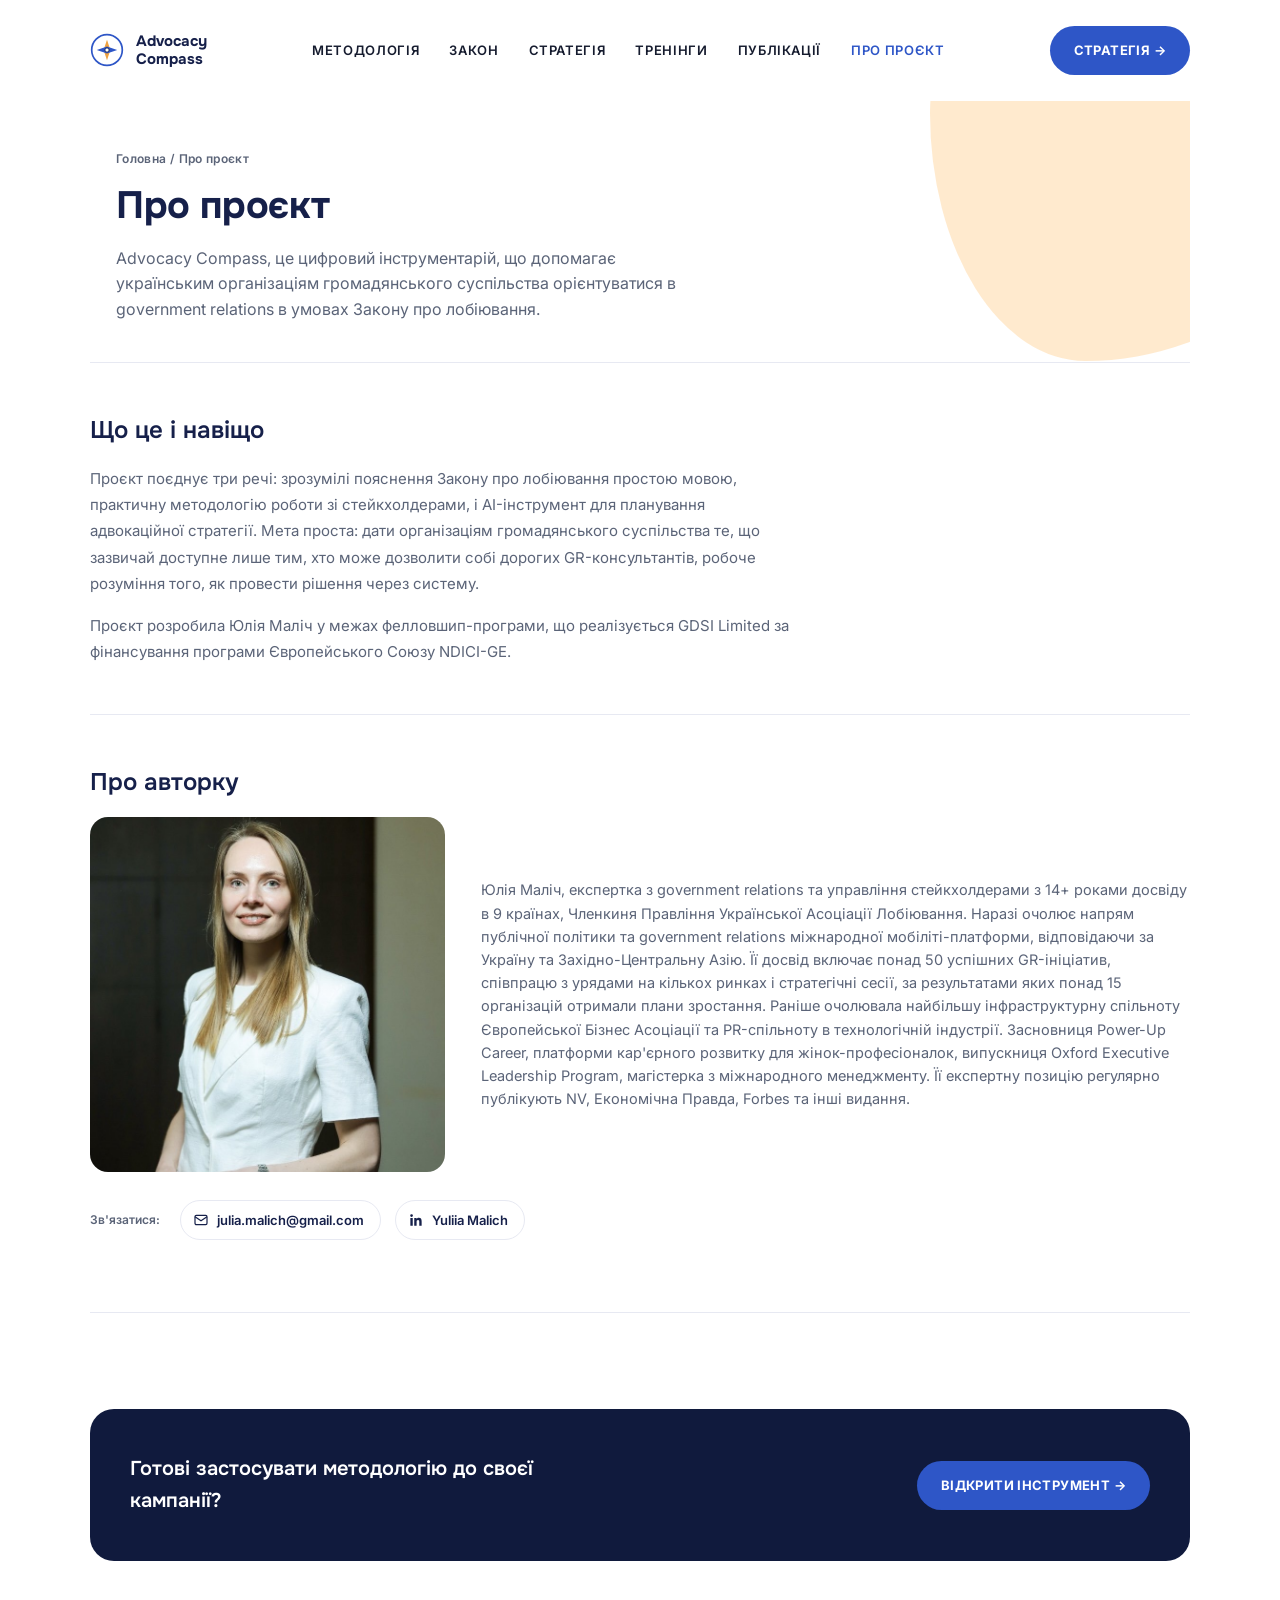
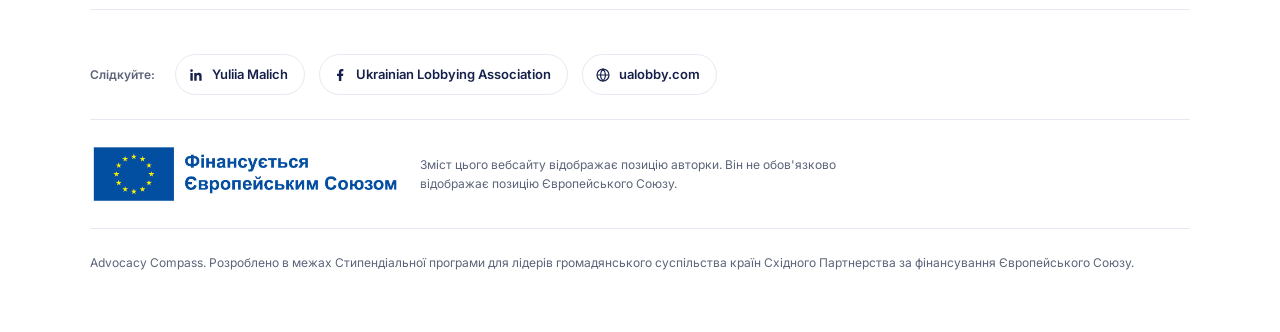
<file: pro-proekt.html>
<!DOCTYPE html>
<html lang="uk">
<head>
<meta charset="UTF-8">
<meta name="viewport" content="width=device-width, initial-scale=1.0">
<title>Про проєкт · Advocacy Compass</title>
<link rel="icon" type="image/svg+xml" href="data:image/svg+xml,%3Csvg xmlns=%27http://www.w3.org/2000/svg%27 viewBox=%270 0 40 40%27%3E%3Ccircle cx=%2720%27 cy=%2720%27 r=%2718%27 fill=%27white%27 stroke=%27%232E56C7%27 stroke-width=%272%27/%3E%3Cpath d=%27M20 8 L24 20 L20 32 L16 20 Z%27 fill=%27%23EFA13F%27/%3E%3Cpath d=%27M8 20 L20 16 L32 20 L20 24 Z%27 fill=%27%232E56C7%27/%3E%3Ccircle cx=%2720%27 cy=%2720%27 r=%272.5%27 fill=%27white%27/%3E%3C/svg%3E">
<link rel="preconnect" href="https://fonts.googleapis.com">
<link href="https://fonts.googleapis.com/css2?family=Onest:wght@400;500;600;700&family=Inter:wght@400;500;600&display=swap" rel="stylesheet">
<link rel="stylesheet" href="assets/styles.css">
</head>
<body>
<div class="wrap">
  <header>
    <a class="brand" href="index.html">
      <svg width="34" height="34" viewBox="0 0 40 40">
        <circle cx="20" cy="20" r="18" fill="none" stroke="#2E56C7" stroke-width="2"/>
        <path d="M20 8 L24 20 L20 32 L16 20 Z" fill="#EFA13F"/>
        <path d="M8 20 L20 16 L32 20 L20 24 Z" fill="#2E56C7"/>
        <circle cx="20" cy="20" r="2.5" fill="#fff" stroke="#16204A" stroke-width="1"/>
      </svg>
      <div class="brand-name">Advocacy<br>Compass</div>
    </a>
    <nav>
      <a href="metodolohiya.html">Методологія</a>
      <a href="zakon.html">Закон</a>
      <a href="instrument-strategii.html">Стратегія</a>
      <a href="treningy.html">Тренінги</a>
      <a href="publikatsii.html">Публікації</a>
      <a href="pro-proekt.html" style="color:#2E56C7;">Про проєкт</a>
    </nav>
    <div class="head-right">
      <a href="instrument-strategii.html" class="btn-primary">Стратегія →</a>
      <button class="menu-btn" id="menuBtn" aria-label="Меню" aria-expanded="false"><span></span></button>
    </div>
  </header>

  <nav class="mobile-nav" id="mobileNav">
    <a href="metodolohiya.html">Моя методологія</a>
    <a href="zakon.html">Закон про лобіювання</a>
    <a href="instrument-strategii.html">Інструмент стратегії</a>
    <a href="treningy.html">Тренінги</a>
    <a href="publikatsii.html">Публікації та виступи</a>
    <a href="pro-proekt.html">Про проєкт</a>
  </nav>

  <div class="page-hero">
    <div class="blob"></div>
    <div class="breadcrumb"><a href="index.html">Головна</a> / Про проєкт</div>
    <div class="page-hero-inner">
      <h1>Про проєкт</h1>
      <p>Advocacy Compass, це цифровий інструментарій, що допомагає українським організаціям громадянського суспільства орієнтуватися в government relations в умовах Закону про лобіювання.</p>
    </div>
  </div>

  <section class="block">
    <h2>Що це і навіщо</h2>
    <p class="prose">Проєкт поєднує три речі: зрозумілі пояснення Закону про лобіювання простою мовою, практичну методологію роботи зі стейкхолдерами, і AI-інструмент для планування адвокаційної стратегії. Мета проста: дати організаціям громадянського суспільства те, що зазвичай доступне лише тим, хто може дозволити собі дорогих GR-консультантів, робоче розуміння того, як провести рішення через систему.</p>
    <p class="prose" style="margin-top:16px;">Проєкт розробила Юлія Маліч у межах фелловшип-програми, що реалізується GDSI Limited за фінансування програми Європейського Союзу NDICI-GE.</p>
  </section>

  <section class="block">
    <h2>Про авторку</h2>
    <div class="author-block">
      <div class="author-photo"><img src="assets/images/yuliia-malich.jpg" alt="Юлія Маліч"></div>
      <p>Юлія Маліч, експертка з government relations та управління стейкхолдерами з 14+ роками досвіду в 9 країнах, Членкиня Правління Української Асоціації Лобіювання. Наразі очолює напрям публічної політики та government relations міжнародної мобіліті-платформи, відповідаючи за Україну та Західно-Центральну Азію. Її досвід включає понад 50 успішних GR-ініціатив, співпрацю з урядами на кількох ринках і стратегічні сесії, за результатами яких понад 15 організацій отримали плани зростання. Раніше очолювала найбільшу інфраструктурну спільноту Європейської Бізнес Асоціації та PR-спільноту в технологічній індустрії. Засновниця Power-Up Career, платформи кар'єрного розвитку для жінок-професіоналок, випускниця Oxford Executive Leadership Program, магістерка з міжнародного менеджменту. Її експертну позицію регулярно публікують NV, Економічна Правда, Forbes та інші видання.</p>
    </div>
    <div class="footer-social" style="border-bottom:none; margin-top:28px; padding-bottom:0;">
      <span class="label">Зв'язатися:</span>
      <a class="social-link" href="mailto:julia.malich@gmail.com">
        <svg viewBox="0 0 24 24" fill="none" stroke="currentColor" stroke-width="1.8"><rect x="3" y="5" width="18" height="14" rx="2"/><path d="m3 7 9 6 9-6"/></svg>
        julia.malich@gmail.com
      </a>
      <a class="social-link" href="https://www.linkedin.com/in/yuliya-malich/" target="_blank" rel="noopener">
        <svg viewBox="0 0 24 24" fill="currentColor"><path d="M20.45 20.45h-3.55v-5.57c0-1.33-.02-3.04-1.85-3.04-1.85 0-2.14 1.45-2.14 2.94v5.67H9.36V9h3.41v1.56h.05c.47-.9 1.63-1.85 3.36-1.85 3.6 0 4.27 2.37 4.27 5.45v6.29zM5.34 7.43a2.06 2.06 0 1 1 0-4.12 2.06 2.06 0 0 1 0 4.12zM7.12 20.45H3.56V9h3.56v11.45z"/></svg>
        Yuliia Malich
      </a>
    </div>
  </section>

  <section class="block">
    <div class="cta-block">
      <h3>Готові застосувати методологію до своєї кампанії?</h3>
      <a href="instrument-strategii.html" class="btn-primary">Відкрити інструмент →</a>
    </div>
  </section>

  <footer>
    <div class="footer-social">
      <span class="label">Слідкуйте:</span>
      <a class="social-link" href="https://www.linkedin.com/in/yuliya-malich/" target="_blank" rel="noopener">
        <svg viewBox="0 0 24 24" fill="currentColor"><path d="M20.45 20.45h-3.55v-5.57c0-1.33-.02-3.04-1.85-3.04-1.85 0-2.14 1.45-2.14 2.94v5.67H9.36V9h3.41v1.56h.05c.47-.9 1.63-1.85 3.36-1.85 3.6 0 4.27 2.37 4.27 5.45v6.29zM5.34 7.43a2.06 2.06 0 1 1 0-4.12 2.06 2.06 0 0 1 0 4.12zM7.12 20.45H3.56V9h3.56v11.45z"/></svg>
        Yuliia Malich
      </a>
      <a class="social-link" href="https://www.facebook.com/p/-Ukrainian-Lobbying-Association-61575236283475/" target="_blank" rel="noopener">
        <svg viewBox="0 0 24 24" fill="currentColor"><path d="M14 13.5h2.5l.5-3.5h-3V8c0-.97.27-1.63 1.66-1.63H17V3.14C16.7 3.1 15.7 3 14.5 3 12 3 10.3 4.49 10.3 7.3V10H7.5v3.5h2.8V21h3.7v-7.5z"/></svg>
        Ukrainian Lobbying Association
      </a>
      <a class="social-link" href="https://ualobby.com" target="_blank" rel="noopener">
        <svg viewBox="0 0 24 24" fill="none" stroke="currentColor" stroke-width="1.8"><circle cx="12" cy="12" r="9"/><path d="M3 12h18M12 3c2.5 2.5 3.8 5.7 3.8 9s-1.3 6.5-3.8 9c-2.5-2.5-3.8-5.7-3.8-9s1.3-6.5 3.8-9z"/></svg>
        ualobby.com
      </a>
    </div>
    <div class="footer-eu">
      <img src="assets/images/eu-emblem.jpg" alt="Фінансується Європейським Союзом">
      <p>Зміст цього вебсайту відображає позицію авторки. Він не обов'язково відображає позицію Європейського Союзу.</p>
    </div>
    <p class="footer-copy">Advocacy Compass. Розроблено в межах Стипендіальної програми для лідерів громадянського суспільства країн Східного Партнерства за фінансування Європейського Союзу.</p>
  </footer>
</div>
<script>
  var menuBtn = document.getElementById('menuBtn');
  var mobileNav = document.getElementById('mobileNav');
  menuBtn.addEventListener('click', function(){
    var isOpen = mobileNav.classList.toggle('open');
    menuBtn.classList.toggle('open', isOpen);
    menuBtn.setAttribute('aria-expanded', isOpen);
  });
</script>
</body>
</html>
</file>
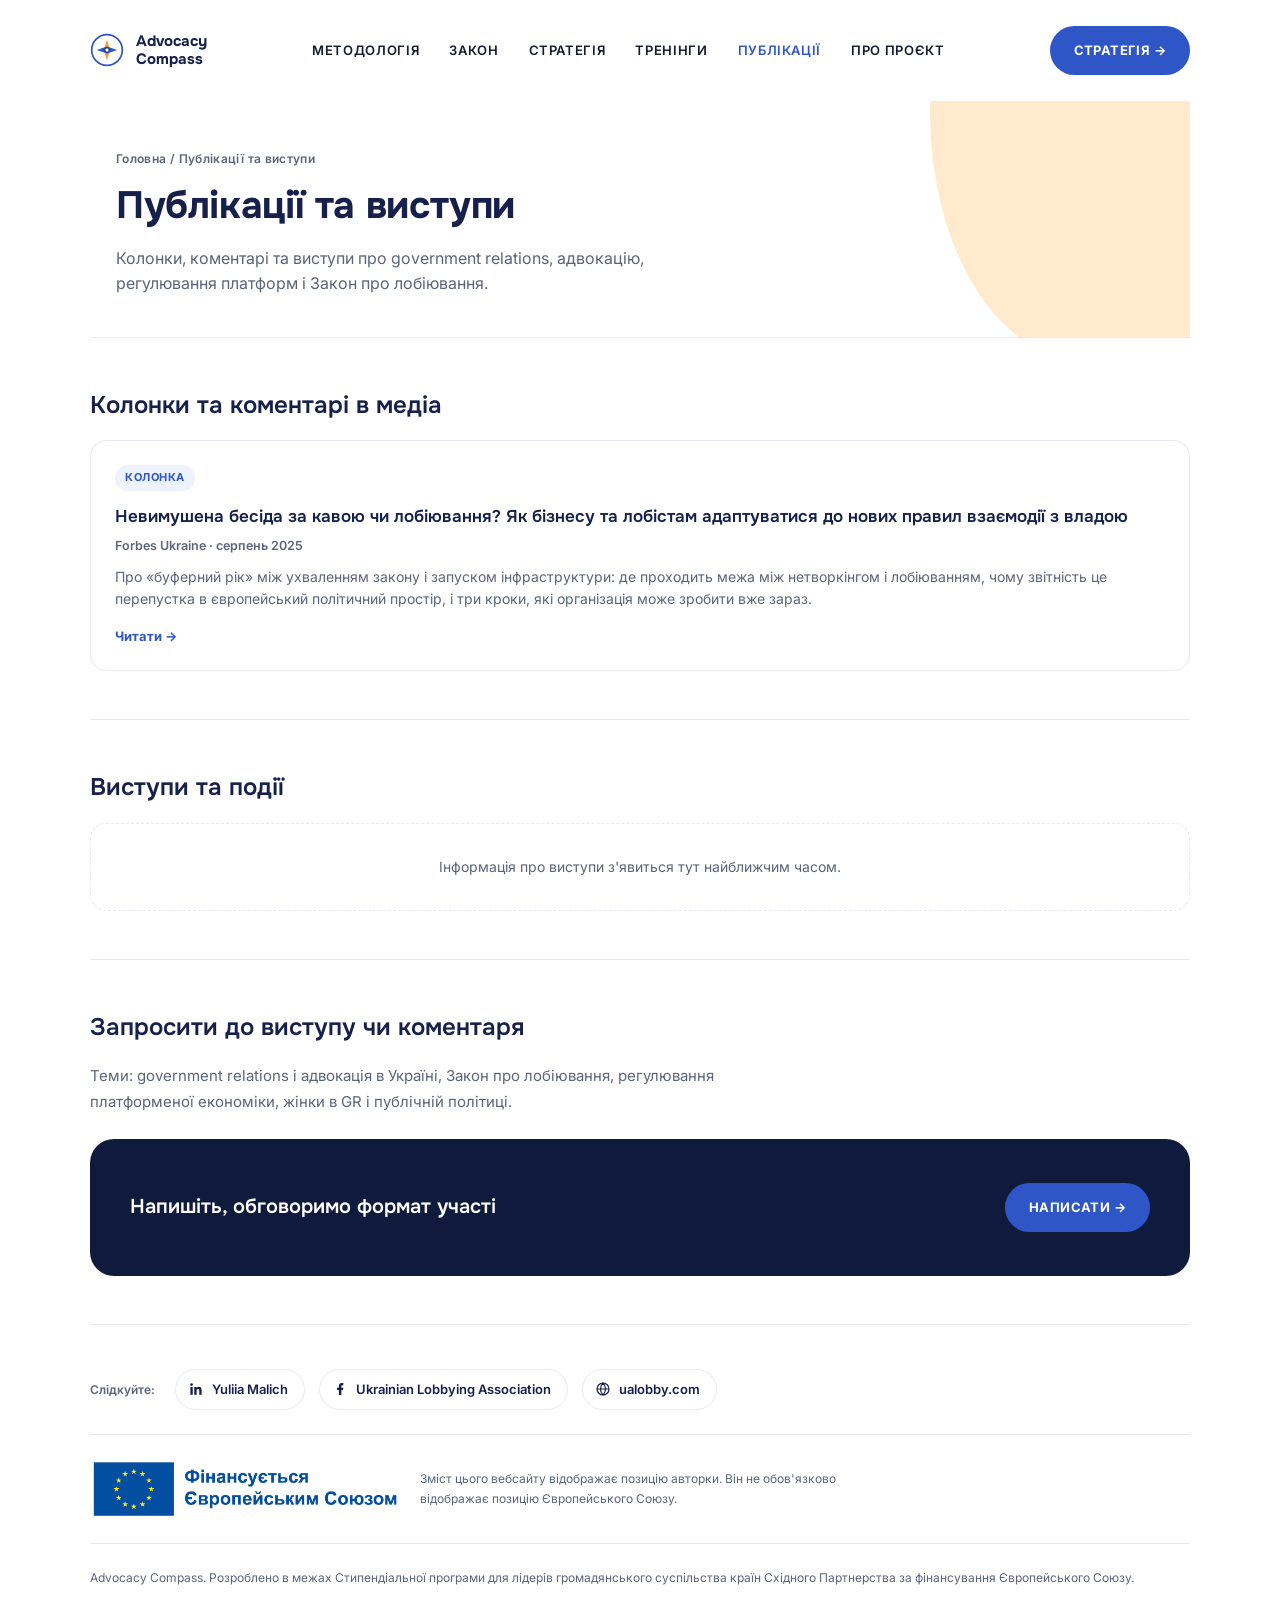
<file: publikatsii.html>
<!DOCTYPE html>
<html lang="uk">
<head>
<meta charset="UTF-8">
<meta name="viewport" content="width=device-width, initial-scale=1.0">
<title>Публікації та виступи · Advocacy Compass</title>
<link rel="icon" type="image/svg+xml" href="data:image/svg+xml,%3Csvg xmlns=%27http://www.w3.org/2000/svg%27 viewBox=%270 0 40 40%27%3E%3Ccircle cx=%2720%27 cy=%2720%27 r=%2718%27 fill=%27white%27 stroke=%27%232E56C7%27 stroke-width=%272%27/%3E%3Cpath d=%27M20 8 L24 20 L20 32 L16 20 Z%27 fill=%27%23EFA13F%27/%3E%3Cpath d=%27M8 20 L20 16 L32 20 L20 24 Z%27 fill=%27%232E56C7%27/%3E%3Ccircle cx=%2720%27 cy=%2720%27 r=%272.5%27 fill=%27white%27/%3E%3C/svg%3E">
<link rel="preconnect" href="https://fonts.googleapis.com">
<link href="https://fonts.googleapis.com/css2?family=Onest:wght@400;500;600;700&family=Inter:wght@400;500;600&display=swap" rel="stylesheet">
<link rel="stylesheet" href="assets/styles.css">
</head>
<body>
<div class="wrap">
  <header>
    <a class="brand" href="index.html">
      <svg width="34" height="34" viewBox="0 0 40 40">
        <circle cx="20" cy="20" r="18" fill="none" stroke="#2E56C7" stroke-width="2"/>
        <path d="M20 8 L24 20 L20 32 L16 20 Z" fill="#EFA13F"/>
        <path d="M8 20 L20 16 L32 20 L20 24 Z" fill="#2E56C7"/>
        <circle cx="20" cy="20" r="2.5" fill="#fff" stroke="#16204A" stroke-width="1"/>
      </svg>
      <div class="brand-name">Advocacy<br>Compass</div>
    </a>
    <nav>
      <a href="metodolohiya.html">Методологія</a>
      <a href="zakon.html">Закон</a>
      <a href="instrument-strategii.html">Стратегія</a>
      <a href="treningy.html">Тренінги</a>
      <a href="publikatsii.html" style="color:#2E56C7;">Публікації</a>
      <a href="pro-proekt.html">Про проєкт</a>
    </nav>
    <div class="head-right">
      <a href="instrument-strategii.html" class="btn-primary">Стратегія →</a>
      <button class="menu-btn" id="menuBtn" aria-label="Меню" aria-expanded="false"><span></span></button>
    </div>
  </header>

  <nav class="mobile-nav" id="mobileNav">
    <a href="metodolohiya.html">Моя методологія</a>
    <a href="zakon.html">Закон про лобіювання</a>
    <a href="instrument-strategii.html">Інструмент стратегії</a>
    <a href="treningy.html">Тренінги</a>
    <a href="publikatsii.html">Публікації та виступи</a>
    <a href="pro-proekt.html">Про проєкт</a>
  </nav>

  <div class="page-hero">
    <div class="blob"></div>
    <div class="breadcrumb"><a href="index.html">Головна</a> / Публікації та виступи</div>
    <div class="page-hero-inner">
      <h1>Публікації та виступи</h1>
      <p>Колонки, коментарі та виступи про government relations, адвокацію, регулювання платформ і Закон про лобіювання.</p>
    </div>
  </div>

  <section class="block">
    <h2>Колонки та коментарі в медіа</h2>
    <div class="pub-list">
      <a class="pub-card" href="https://forbes.ua/money/nevimushena-besida-za-kavoyu-chi-lobiyuvannya-yak-biznesu-ta-lobistam-adaptuvatisya-do-novikh-pravil-vzaemodii-z-vladoyu-rozpovidae-chlenkinya-pravlinnya-ula-yuliya-malich-20082025-32103" target="_blank" rel="noopener">
        <div class="pub-tag">Колонка</div>
        <h3>Невимушена бесіда за кавою чи лобіювання? Як бізнесу та лобістам адаптуватися до нових правил взаємодії з владою</h3>
        <div class="pub-source">Forbes Ukraine · серпень 2025</div>
        <p>Про «буферний рік» між ухваленням закону і запуском інфраструктури: де проходить межа між нетворкінгом і лобіюванням, чому звітність це перепустка в європейський політичний простір, і три кроки, які організація може зробити вже зараз.</p>
        <span class="pub-link">Читати →</span>
      </a>
      <!-- Шаблон картки (копіювати для кожної нової колонки або коментаря).
           Для коментаря замініть тег на: <div class="pub-tag">Коментар</div>
      <a class="pub-card" href="URL" target="_blank" rel="noopener">
        <div class="pub-tag">Колонка</div>
        <h3>Назва матеріалу</h3>
        <div class="pub-source">Видання · місяць рік</div>
        <p>Одне-два речення про що матеріал (для коментаря можна без опису).</p>
        <span class="pub-link">Читати →</span>
      </a>
      -->
    </div>
  </section>

  <section class="block">
    <h2>Виступи та події</h2>
    <div class="pub-list">
      <!-- Шаблон картки виступу:
      <div class="pub-card">
        <div class="pub-tag">Виступ</div>
        <h3>Назва події або тема виступу</h3>
        <div class="pub-source">Організатор · місто або онлайн · дата</div>
        <p>Одне-два речення про що був виступ.</p>
        <span class="pub-link">Запис / слайди / деталі →</span>
      </div>
      -->
      <div class="empty-state">
        <p>Інформація про виступи з'явиться тут найближчим часом.</p>
      </div>
    </div>
  </section>

  <section class="block">
    <h2>Запросити до виступу чи коментаря</h2>
    <p class="prose">Теми: government relations і адвокація в Україні, Закон про лобіювання, регулювання платформеної економіки, жінки в GR і публічній політиці.</p>
    <div class="cta-block" style="margin-top:24px;">
      <h3>Напишіть, обговоримо формат участі</h3>
      <a href="mailto:julia.malich@gmail.com" class="btn-primary">Написати →</a>
    </div>
  </section>

  <footer>
    <div class="footer-social">
      <span class="label">Слідкуйте:</span>
      <a class="social-link" href="https://www.linkedin.com/in/yuliya-malich/" target="_blank" rel="noopener">
        <svg viewBox="0 0 24 24" fill="currentColor"><path d="M20.45 20.45h-3.55v-5.57c0-1.33-.02-3.04-1.85-3.04-1.85 0-2.14 1.45-2.14 2.94v5.67H9.36V9h3.41v1.56h.05c.47-.9 1.63-1.85 3.36-1.85 3.6 0 4.27 2.37 4.27 5.45v6.29zM5.34 7.43a2.06 2.06 0 1 1 0-4.12 2.06 2.06 0 0 1 0 4.12zM7.12 20.45H3.56V9h3.56v11.45z"/></svg>
        Yuliia Malich
      </a>
      <a class="social-link" href="https://www.facebook.com/p/-Ukrainian-Lobbying-Association-61575236283475/" target="_blank" rel="noopener">
        <svg viewBox="0 0 24 24" fill="currentColor"><path d="M14 13.5h2.5l.5-3.5h-3V8c0-.97.27-1.63 1.66-1.63H17V3.14C16.7 3.1 15.7 3 14.5 3 12 3 10.3 4.49 10.3 7.3V10H7.5v3.5h2.8V21h3.7v-7.5z"/></svg>
        Ukrainian Lobbying Association
      </a>
      <a class="social-link" href="https://ualobby.com" target="_blank" rel="noopener">
        <svg viewBox="0 0 24 24" fill="none" stroke="currentColor" stroke-width="1.8"><circle cx="12" cy="12" r="9"/><path d="M3 12h18M12 3c2.5 2.5 3.8 5.7 3.8 9s-1.3 6.5-3.8 9c-2.5-2.5-3.8-5.7-3.8-9s1.3-6.5 3.8-9z"/></svg>
        ualobby.com
      </a>
    </div>
    <div class="footer-eu">
      <img src="assets/images/eu-emblem.jpg" alt="Фінансується Європейським Союзом">
      <p>Зміст цього вебсайту відображає позицію авторки. Він не обов'язково відображає позицію Європейського Союзу.</p>
    </div>
    <p class="footer-copy">Advocacy Compass. Розроблено в межах Стипендіальної програми для лідерів громадянського суспільства країн Східного Партнерства за фінансування Європейського Союзу.</p>
  </footer>
</div>
<script>
  var menuBtn = document.getElementById('menuBtn');
  var mobileNav = document.getElementById('mobileNav');
  menuBtn.addEventListener('click', function(){
    var isOpen = mobileNav.classList.toggle('open');
    menuBtn.classList.toggle('open', isOpen);
    menuBtn.setAttribute('aria-expanded', isOpen);
  });
</script>
</body>
</html>
</file>
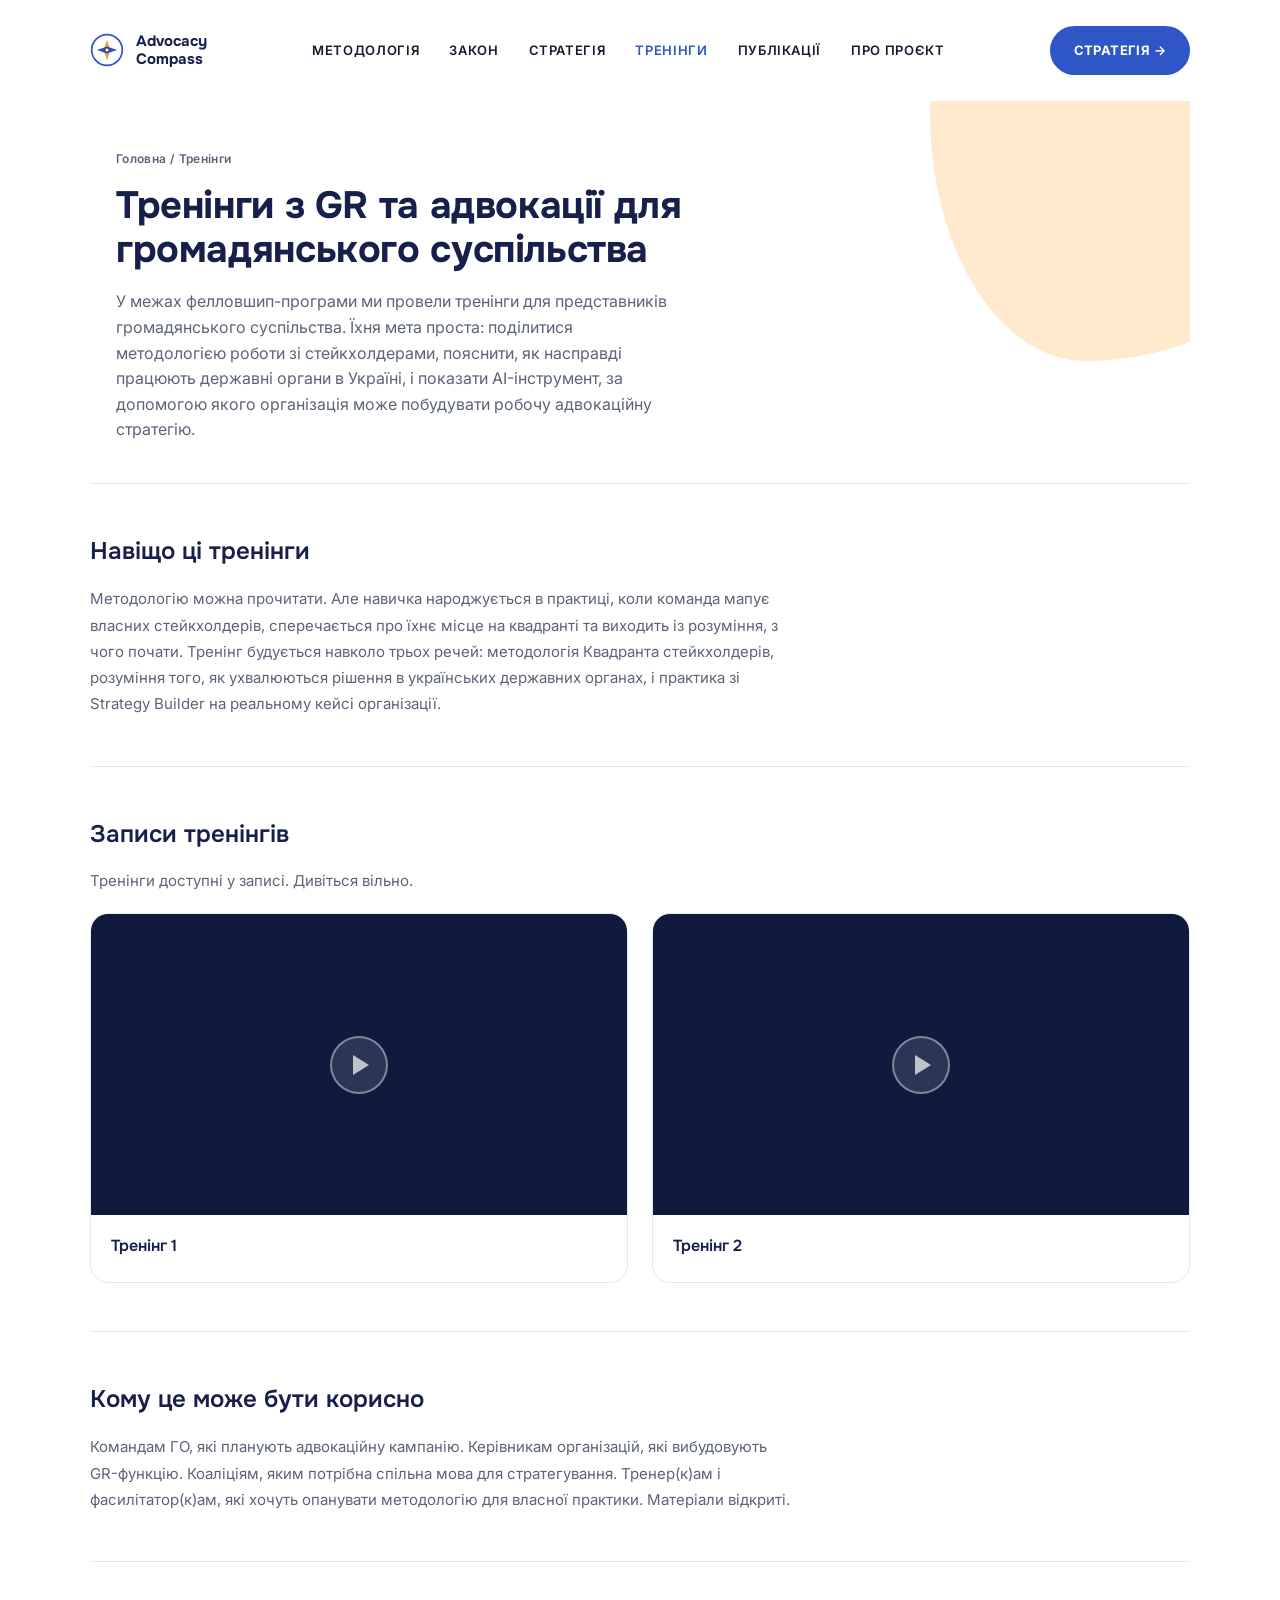
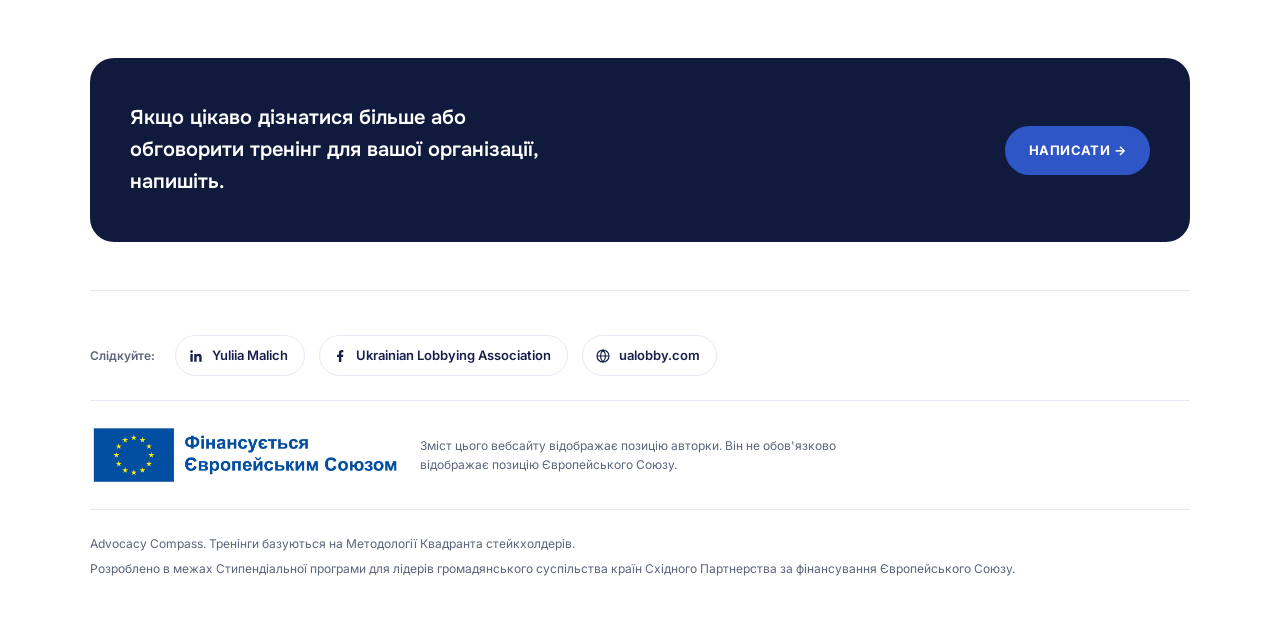
<file: treningy.html>
<!DOCTYPE html>
<html lang="uk">
<head>
<meta charset="UTF-8">
<meta name="viewport" content="width=device-width, initial-scale=1.0">
<title>Тренінги · Advocacy Compass</title>
<link rel="icon" type="image/svg+xml" href="data:image/svg+xml,%3Csvg xmlns=%27http://www.w3.org/2000/svg%27 viewBox=%270 0 40 40%27%3E%3Ccircle cx=%2720%27 cy=%2720%27 r=%2718%27 fill=%27white%27 stroke=%27%232E56C7%27 stroke-width=%272%27/%3E%3Cpath d=%27M20 8 L24 20 L20 32 L16 20 Z%27 fill=%27%23EFA13F%27/%3E%3Cpath d=%27M8 20 L20 16 L32 20 L20 24 Z%27 fill=%27%232E56C7%27/%3E%3Ccircle cx=%2720%27 cy=%2720%27 r=%272.5%27 fill=%27white%27/%3E%3C/svg%3E">
<link rel="preconnect" href="https://fonts.googleapis.com">
<link href="https://fonts.googleapis.com/css2?family=Onest:wght@400;500;600;700&family=Inter:wght@400;500;600&display=swap" rel="stylesheet">
<link rel="stylesheet" href="assets/styles.css">
</head>
<body>
<div class="wrap">
  <header>
    <a class="brand" href="index.html">
      <svg width="34" height="34" viewBox="0 0 40 40">
        <circle cx="20" cy="20" r="18" fill="none" stroke="#2E56C7" stroke-width="2"/>
        <path d="M20 8 L24 20 L20 32 L16 20 Z" fill="#EFA13F"/>
        <path d="M8 20 L20 16 L32 20 L20 24 Z" fill="#2E56C7"/>
        <circle cx="20" cy="20" r="2.5" fill="#fff" stroke="#16204A" stroke-width="1"/>
      </svg>
      <div class="brand-name">Advocacy<br>Compass</div>
    </a>
    <nav>
      <a href="metodolohiya.html">Методологія</a>
      <a href="zakon.html">Закон</a>
      <a href="instrument-strategii.html">Стратегія</a>
      <a href="treningy.html" style="color:#2E56C7;">Тренінги</a>
      <a href="publikatsii.html">Публікації</a>
      <a href="pro-proekt.html">Про проєкт</a>
    </nav>
    <div class="head-right">
      <a href="instrument-strategii.html" class="btn-primary">Стратегія →</a>
      <button class="menu-btn" id="menuBtn" aria-label="Меню" aria-expanded="false"><span></span></button>
    </div>
  </header>

  <nav class="mobile-nav" id="mobileNav">
    <a href="metodolohiya.html">Моя методологія</a>
    <a href="zakon.html">Закон про лобіювання</a>
    <a href="instrument-strategii.html">Інструмент стратегії</a>
    <a href="treningy.html">Тренінги</a>
    <a href="publikatsii.html">Публікації та виступи</a>
    <a href="pro-proekt.html">Про проєкт</a>
  </nav>

  <div class="page-hero">
    <div class="blob"></div>
    <div class="breadcrumb"><a href="index.html">Головна</a> / Тренінги</div>
    <div class="page-hero-inner">
      <h1>Тренінги з GR та адвокації для громадянського суспільства</h1>
      <p>У межах фелловшип-програми ми провели тренінги для представників громадянського суспільства. Їхня мета проста: поділитися методологією роботи зі стейкхолдерами, пояснити, як насправді працюють державні органи в Україні, і показати AI-інструмент, за допомогою якого організація може побудувати робочу адвокаційну стратегію.</p>
    </div>
  </div>

  <section class="block">
    <h2>Навіщо ці тренінги</h2>
    <p class="prose">Методологію можна прочитати. Але навичка народжується в практиці, коли команда мапує власних стейкхолдерів, сперечається про їхнє місце на квадранті та виходить із розуміння, з чого почати. Тренінг будується навколо трьох речей: методологія Квадранта стейкхолдерів, розуміння того, як ухвалюються рішення в українських державних органах, і практика зі Strategy Builder на реальному кейсі організації.</p>
  </section>

  <section class="block">
    <h2>Записи тренінгів</h2>
    <p class="lede">Тренінги доступні у записі. Дивіться вільно.</p>
    <div class="video-grid">
      <div class="video-card">
        <div class="video-frame">
          <iframe src="https://www.youtube.com/embed/NLlQyDionDQ" title="Тренінг 1" loading="lazy" allow="accelerometer; autoplay; clipboard-write; encrypted-media; gyroscope; picture-in-picture; web-share" allowfullscreen></iframe>
        </div>
        <div class="video-meta">
          <h3>Тренінг 1</h3>
        </div>
      </div>
      <div class="video-card">
        <div class="video-frame">
          <iframe src="https://www.youtube.com/embed/VHG5OGA8r0k" title="Тренінг 2" loading="lazy" allow="accelerometer; autoplay; clipboard-write; encrypted-media; gyroscope; picture-in-picture; web-share" allowfullscreen></iframe>
        </div>
        <div class="video-meta">
          <h3>Тренінг 2</h3>
        </div>
      </div>
    </div>
  </section>

  <section class="block">
    <h2>Кому це може бути корисно</h2>
    <p class="prose">Командам ГО, які планують адвокаційну кампанію. Керівникам організацій, які вибудовують GR-функцію. Коаліціям, яким потрібна спільна мова для стратегування. Тренер(к)ам і фасилітатор(к)ам, які хочуть опанувати методологію для власної практики. Матеріали відкриті.</p>
  </section>

  <section class="block">
    <div class="cta-block">
      <h3>Якщо цікаво дізнатися більше або обговорити тренінг для вашої організації, напишіть.</h3>
      <a href="mailto:julia.malich@gmail.com" class="btn-primary">Написати →</a>
    </div>
  </section>

  <footer>
    <div class="footer-social">
      <span class="label">Слідкуйте:</span>
      <a class="social-link" href="https://www.linkedin.com/in/yuliya-malich/" target="_blank" rel="noopener">
        <svg viewBox="0 0 24 24" fill="currentColor"><path d="M20.45 20.45h-3.55v-5.57c0-1.33-.02-3.04-1.85-3.04-1.85 0-2.14 1.45-2.14 2.94v5.67H9.36V9h3.41v1.56h.05c.47-.9 1.63-1.85 3.36-1.85 3.6 0 4.27 2.37 4.27 5.45v6.29zM5.34 7.43a2.06 2.06 0 1 1 0-4.12 2.06 2.06 0 0 1 0 4.12zM7.12 20.45H3.56V9h3.56v11.45z"/></svg>
        Yuliia Malich
      </a>
      <a class="social-link" href="https://www.facebook.com/p/-Ukrainian-Lobbying-Association-61575236283475/" target="_blank" rel="noopener">
        <svg viewBox="0 0 24 24" fill="currentColor"><path d="M14 13.5h2.5l.5-3.5h-3V8c0-.97.27-1.63 1.66-1.63H17V3.14C16.7 3.1 15.7 3 14.5 3 12 3 10.3 4.49 10.3 7.3V10H7.5v3.5h2.8V21h3.7v-7.5z"/></svg>
        Ukrainian Lobbying Association
      </a>
      <a class="social-link" href="https://ualobby.com" target="_blank" rel="noopener">
        <svg viewBox="0 0 24 24" fill="none" stroke="currentColor" stroke-width="1.8"><circle cx="12" cy="12" r="9"/><path d="M3 12h18M12 3c2.5 2.5 3.8 5.7 3.8 9s-1.3 6.5-3.8 9c-2.5-2.5-3.8-5.7-3.8-9s1.3-6.5 3.8-9z"/></svg>
        ualobby.com
      </a>
    </div>
    <div class="footer-eu">
      <img src="assets/images/eu-emblem.jpg" alt="Фінансується Європейським Союзом">
      <p>Зміст цього вебсайту відображає позицію авторки. Він не обов'язково відображає позицію Європейського Союзу.</p>
    </div>
    <p class="footer-copy">Advocacy Compass. Тренінги базуються на Методології Квадранта стейкхолдерів.</p>
    <p class="footer-copy" style="margin-top:6px;">Розроблено в межах Стипендіальної програми для лідерів громадянського суспільства країн Східного Партнерства за фінансування Європейського Союзу.</p>
  </footer>
</div>
<script>
  var menuBtn = document.getElementById('menuBtn');
  var mobileNav = document.getElementById('mobileNav');
  menuBtn.addEventListener('click', function(){
    var isOpen = mobileNav.classList.toggle('open');
    menuBtn.classList.toggle('open', isOpen);
    menuBtn.setAttribute('aria-expanded', isOpen);
  });
</script>
</body>
</html>
</file>
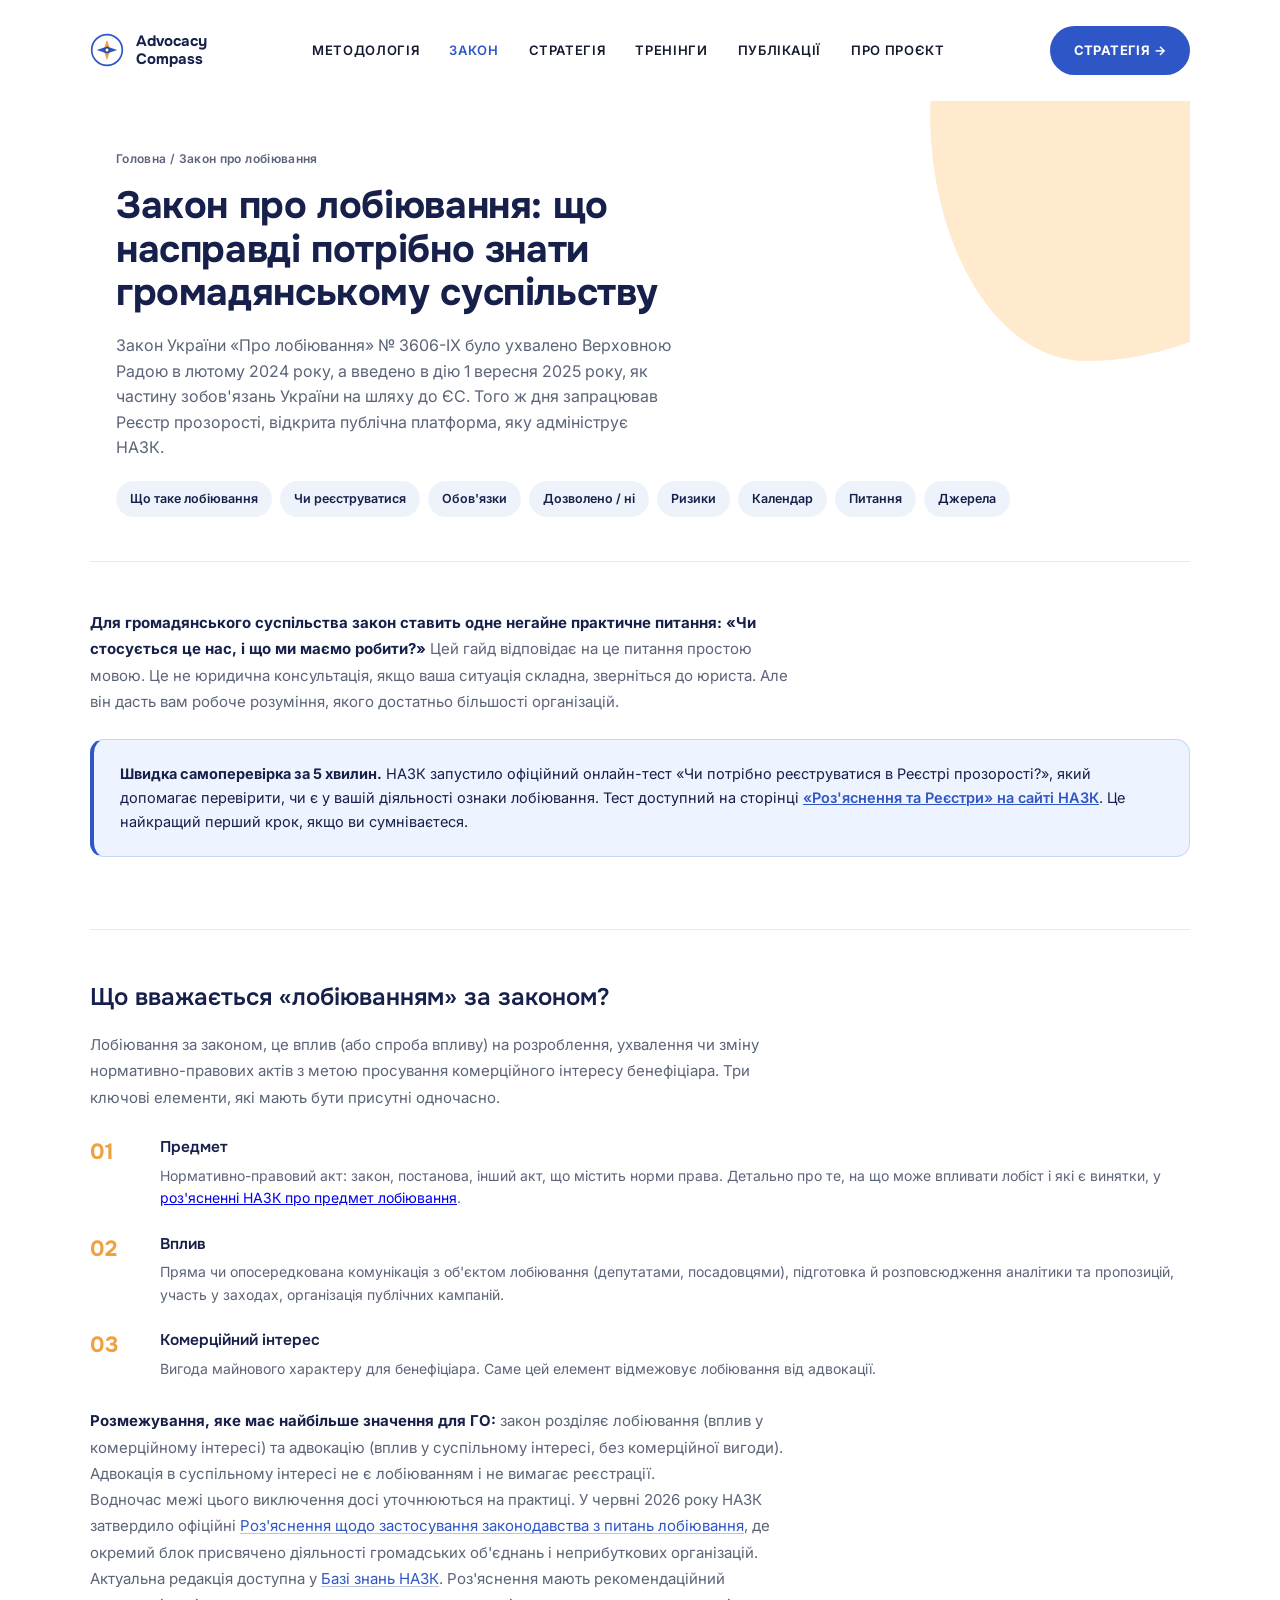
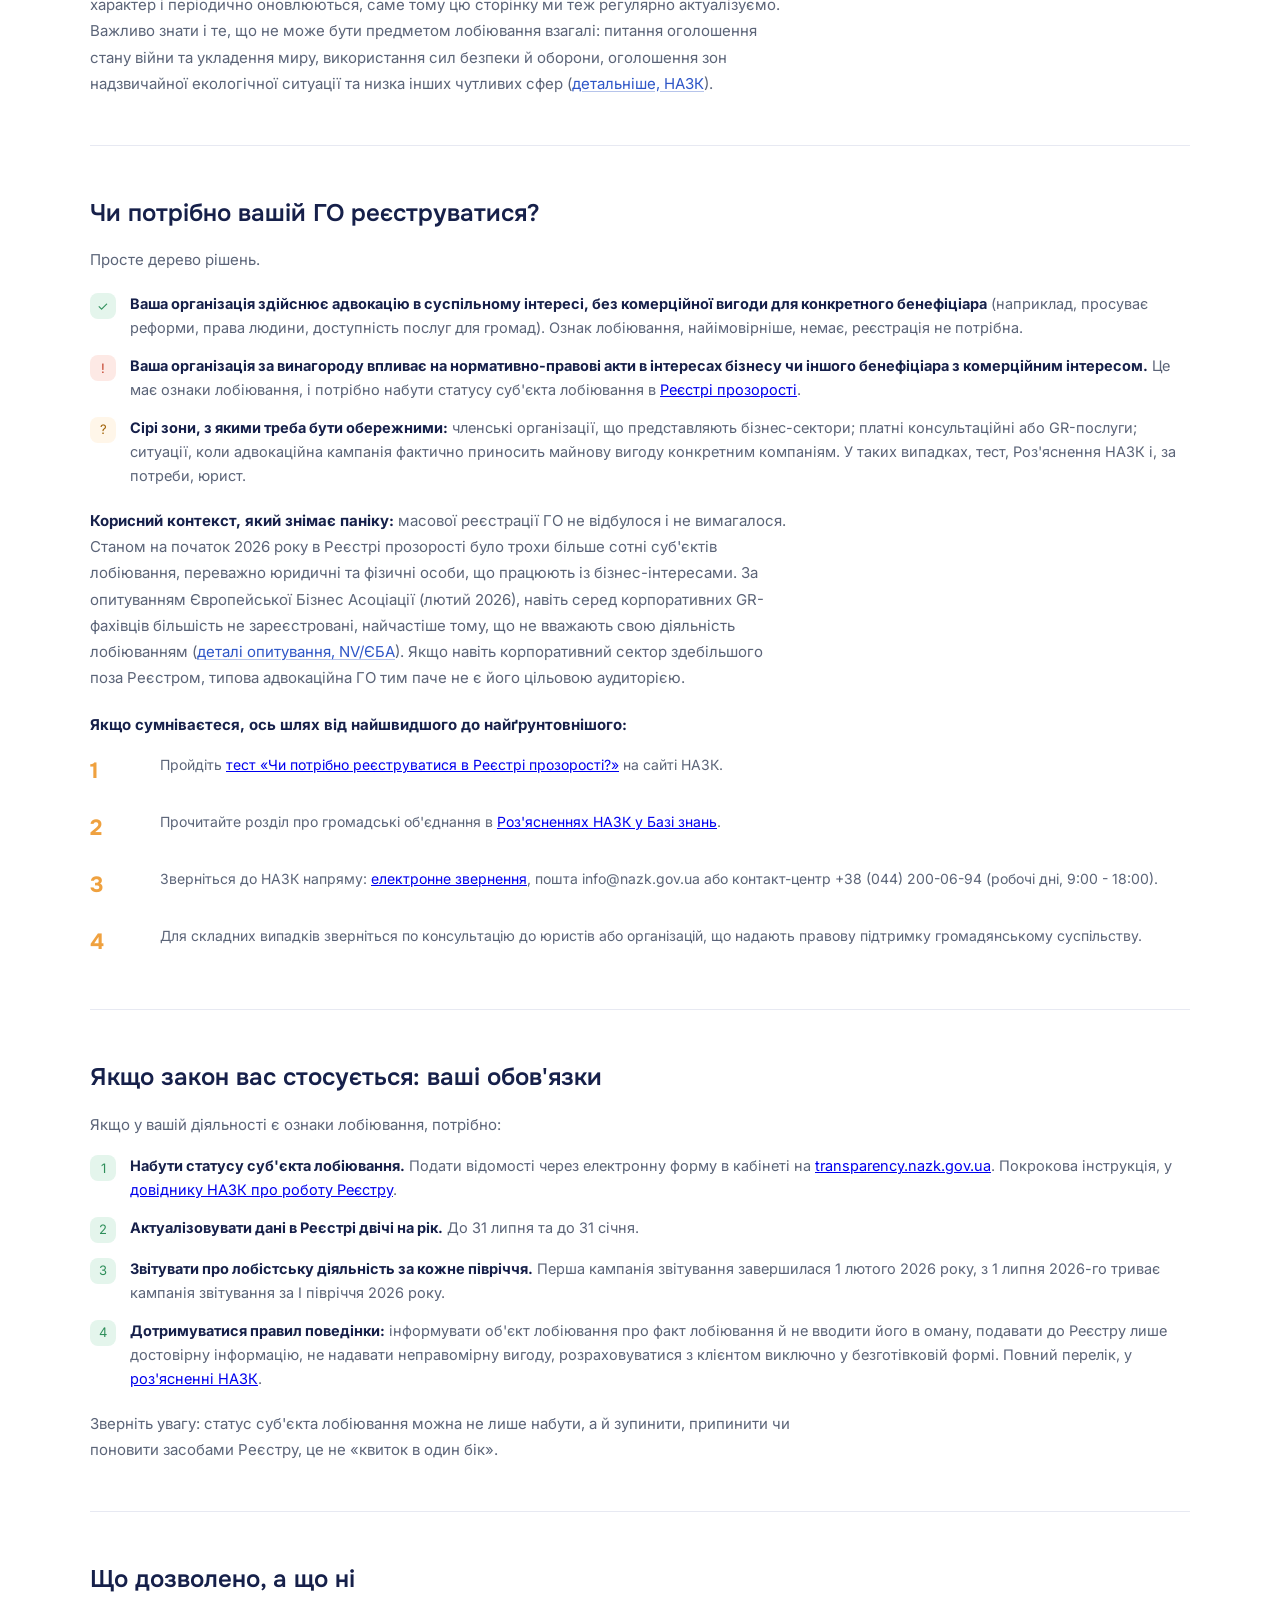
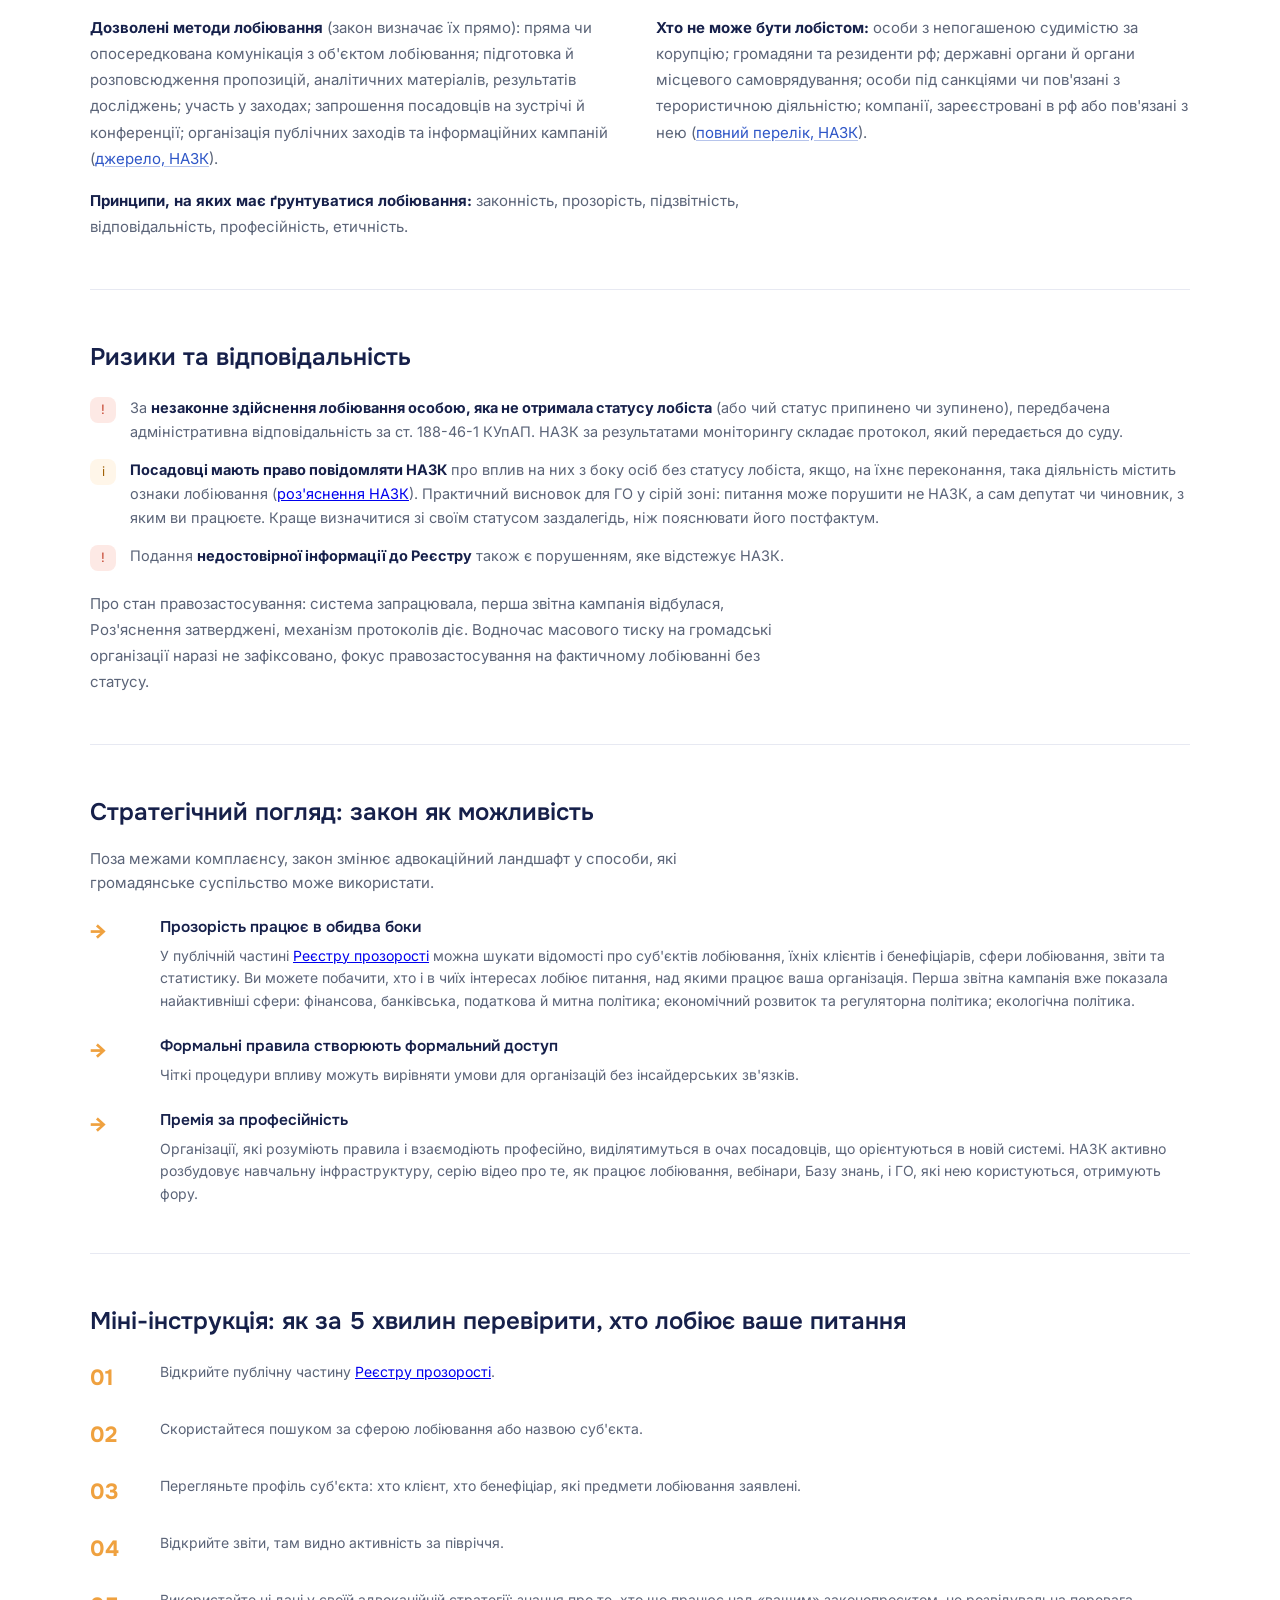
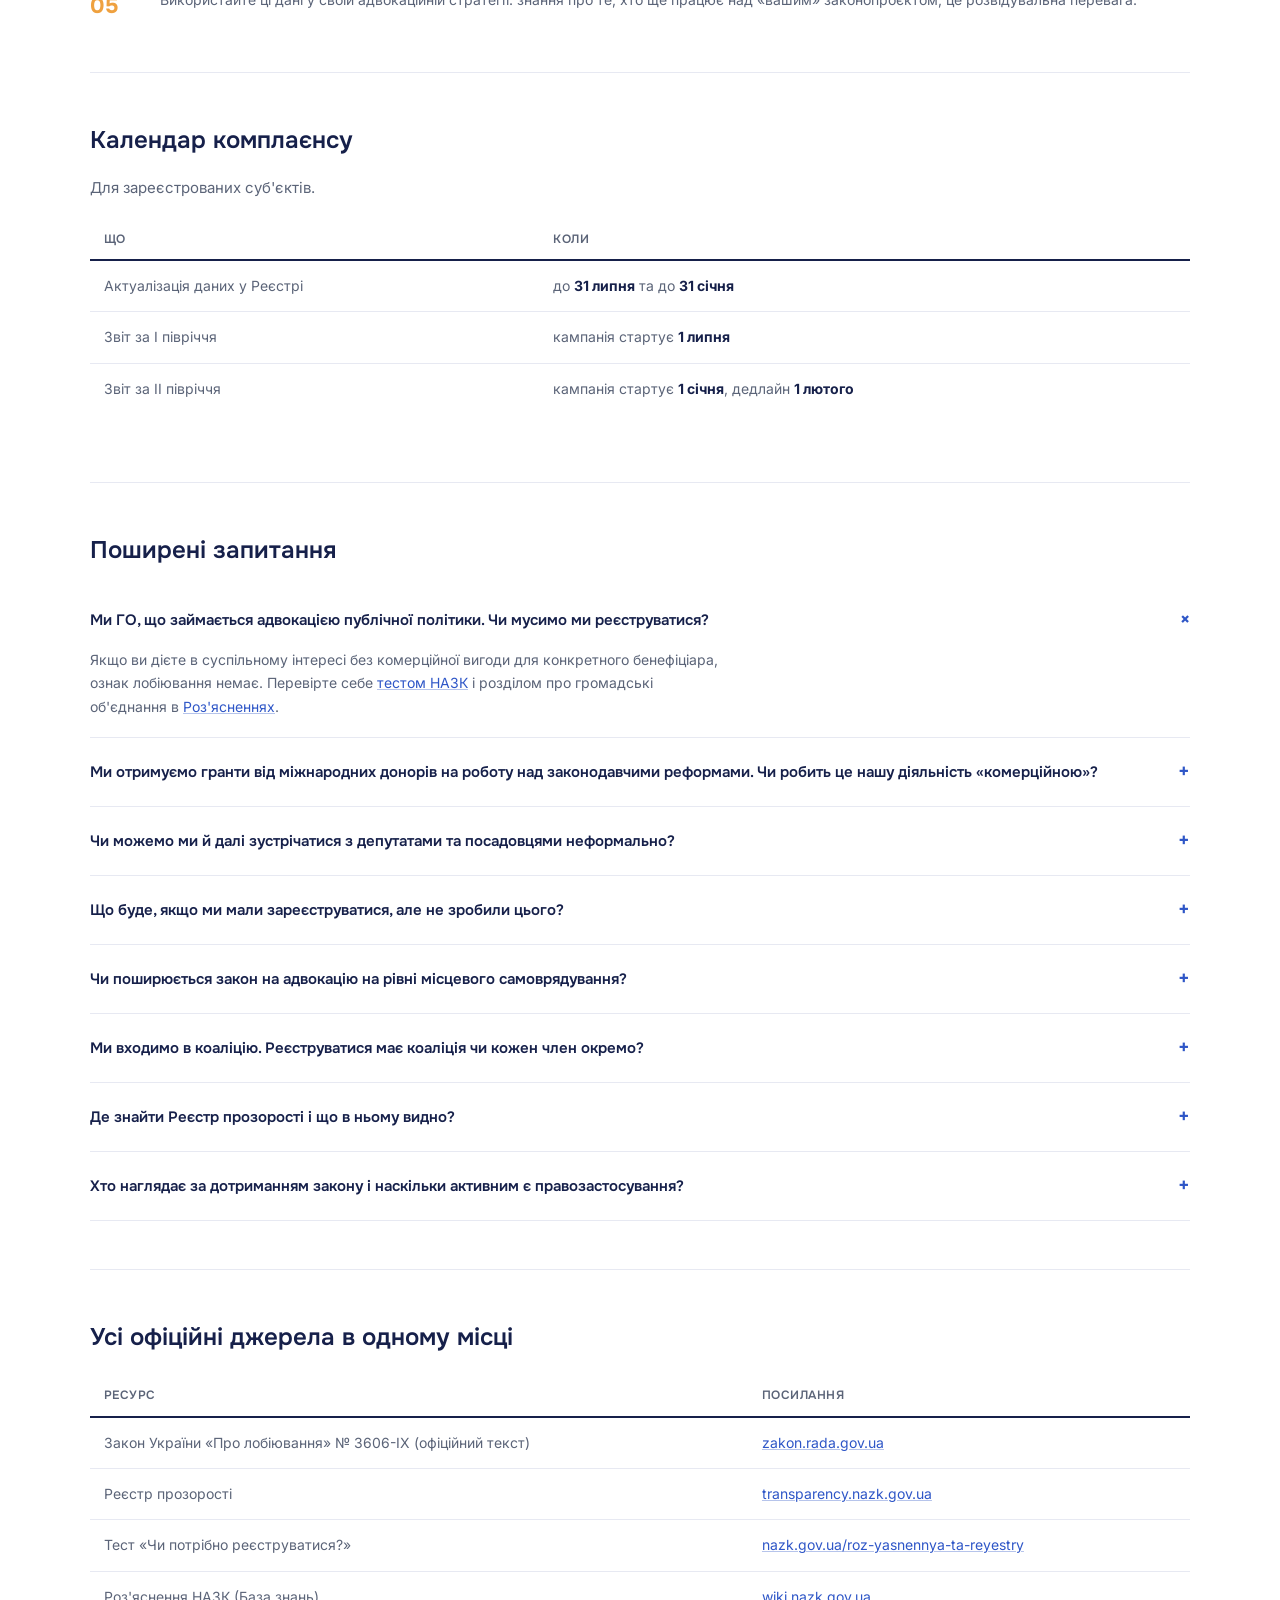
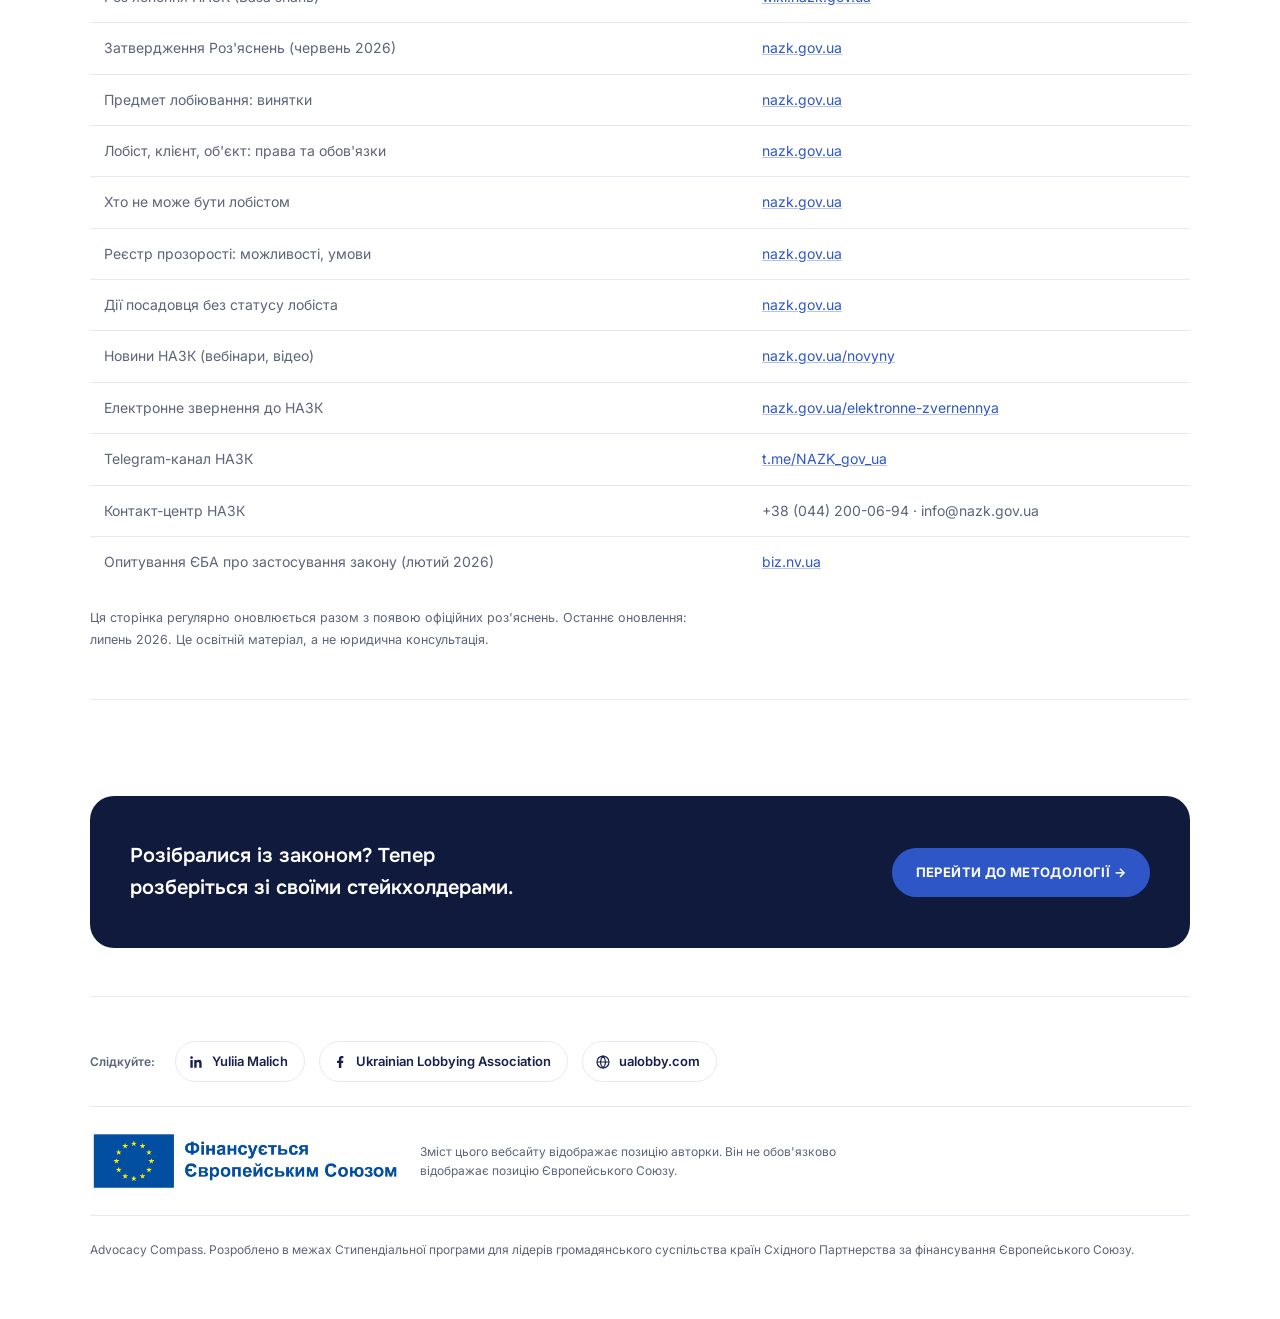
<file: zakon.html>
<!DOCTYPE html>
<html lang="uk">
<head>
<meta charset="UTF-8">
<meta name="viewport" content="width=device-width, initial-scale=1.0">
<title>Закон про лобіювання · Advocacy Compass</title>
<link rel="icon" type="image/svg+xml" href="data:image/svg+xml,%3Csvg xmlns=%27http://www.w3.org/2000/svg%27 viewBox=%270 0 40 40%27%3E%3Ccircle cx=%2720%27 cy=%2720%27 r=%2718%27 fill=%27white%27 stroke=%27%232E56C7%27 stroke-width=%272%27/%3E%3Cpath d=%27M20 8 L24 20 L20 32 L16 20 Z%27 fill=%27%23EFA13F%27/%3E%3Cpath d=%27M8 20 L20 16 L32 20 L20 24 Z%27 fill=%27%232E56C7%27/%3E%3Ccircle cx=%2720%27 cy=%2720%27 r=%272.5%27 fill=%27white%27/%3E%3C/svg%3E">
<link rel="preconnect" href="https://fonts.googleapis.com">
<link href="https://fonts.googleapis.com/css2?family=Onest:wght@400;500;600;700&family=Inter:wght@400;500;600&display=swap" rel="stylesheet">
<link rel="stylesheet" href="assets/styles.css">
</head>
<body>
<div class="wrap">
  <header>
    <a class="brand" href="index.html">
      <svg width="34" height="34" viewBox="0 0 40 40">
        <circle cx="20" cy="20" r="18" fill="none" stroke="#2E56C7" stroke-width="2"/>
        <path d="M20 8 L24 20 L20 32 L16 20 Z" fill="#EFA13F"/>
        <path d="M8 20 L20 16 L32 20 L20 24 Z" fill="#2E56C7"/>
        <circle cx="20" cy="20" r="2.5" fill="#fff" stroke="#16204A" stroke-width="1"/>
      </svg>
      <div class="brand-name">Advocacy<br>Compass</div>
    </a>
    <nav>
      <a href="metodolohiya.html">Методологія</a>
      <a href="zakon.html" style="color:#2E56C7;">Закон</a>
      <a href="instrument-strategii.html">Стратегія</a>
      <a href="treningy.html">Тренінги</a>
      <a href="publikatsii.html">Публікації</a>
      <a href="pro-proekt.html">Про проєкт</a>
    </nav>
    <div class="head-right">
      <a href="instrument-strategii.html" class="btn-primary">Стратегія →</a>
      <button class="menu-btn" id="menuBtn" aria-label="Меню" aria-expanded="false"><span></span></button>
    </div>
  </header>

  <nav class="mobile-nav" id="mobileNav">
    <a href="metodolohiya.html">Моя методологія</a>
    <a href="zakon.html">Закон про лобіювання</a>
    <a href="instrument-strategii.html">Інструмент стратегії</a>
    <a href="treningy.html">Тренінги</a>
    <a href="publikatsii.html">Публікації та виступи</a>
    <a href="pro-proekt.html">Про проєкт</a>
  </nav>

  <div class="page-hero">
    <div class="blob"></div>
    <div class="breadcrumb"><a href="index.html">Головна</a> / Закон про лобіювання</div>
    <div class="page-hero-inner">
      <h1>Закон про лобіювання: що насправді потрібно знати громадянському суспільству</h1>
      <p>Закон України «Про лобіювання» № 3606-IX було ухвалено Верховною Радою в лютому 2024 року, а введено в дію 1 вересня 2025 року, як частину зобов'язань України на шляху до ЄС. Того ж дня запрацював Реєстр прозорості, відкрита публічна платформа, яку адмініструє НАЗК.</p>
    </div>
    <div class="toc-row" style="padding-left:26px;">
      <a href="#shcho-take">Що таке лобіювання</a>
      <a href="#reyestratsiya">Чи реєструватися</a>
      <a href="#obov-yazky">Обов'язки</a>
      <a href="#dozvoleno">Дозволено / ні</a>
      <a href="#ryzyky">Ризики</a>
      <a href="#kalendar">Календар</a>
      <a href="#faq">Питання</a>
      <a href="#dzherela">Джерела</a>
    </div>
  </div>

  <section class="block">
    <p class="prose"><b>Для громадянського суспільства закон ставить одне негайне практичне питання: «Чи стосується це нас, і що ми маємо робити?»</b> Цей гайд відповідає на це питання простою мовою. Це не юридична консультація, якщо ваша ситуація складна, зверніться до юриста. Але він дасть вам робоче розуміння, якого достатньо більшості організацій.</p>

    <div class="check-box">
      <p><b>Швидка самоперевірка за 5 хвилин.</b> НАЗК запустило офіційний онлайн-тест «Чи потрібно реєструватися в Реєстрі прозорості?», який допомагає перевірити, чи є у вашій діяльності ознаки лобіювання. Тест доступний на сторінці <a href="https://nazk.gov.ua/uk/roz-yasnennya-ta-reyestry/" target="_blank" rel="noopener">«Роз'яснення та Реєстри» на сайті НАЗК</a>. Це найкращий перший крок, якщо ви сумніваєтеся.</p>
    </div>
  </section>

  <section class="block" id="shcho-take">
    <h2>Що вважається «лобіюванням» за законом?</h2>
    <p class="prose">Лобіювання за законом, це вплив (або спроба впливу) на розроблення, ухвалення чи зміну нормативно-правових актів з метою просування комерційного інтересу бенефіціара. Три ключові елементи, які мають бути присутні одночасно.</p>

    <div class="step-list" style="margin-top:24px;">
      <div class="step-item">
        <div class="n">01</div>
        <div><h4>Предмет</h4><p>Нормативно-правовий акт: закон, постанова, інший акт, що містить норми права. Детально про те, на що може впливати лобіст і які є винятки, у <a href="https://nazk.gov.ua/uk/predmet-lobiyuvannya-na-scho-mozhe-vplyvaty-lobist-i-yaki-peredbacheni-vynyatky/" target="_blank" rel="noopener">роз'ясненні НАЗК про предмет лобіювання</a>.</p></div>
      </div>
      <div class="step-item">
        <div class="n">02</div>
        <div><h4>Вплив</h4><p>Пряма чи опосередкована комунікація з об'єктом лобіювання (депутатами, посадовцями), підготовка й розповсюдження аналітики та пропозицій, участь у заходах, організація публічних кампаній.</p></div>
      </div>
      <div class="step-item">
        <div class="n">03</div>
        <div><h4>Комерційний інтерес</h4><p>Вигода майнового характеру для бенефіціара. Саме цей елемент відмежовує лобіювання від адвокації.</p></div>
      </div>
    </div>

    <p class="prose" style="margin-top:28px;"><b>Розмежування, яке має найбільше значення для ГО:</b> закон розділяє лобіювання (вплив у комерційному інтересі) та адвокацію (вплив у суспільному інтересі, без комерційної вигоди). Адвокація в суспільному інтересі не є лобіюванням і не вимагає реєстрації.</p>
    <p class="prose">Водночас межі цього виключення досі уточнюються на практиці. У червні 2026 року НАЗК затвердило офіційні <a href="https://nazk.gov.ua/uk/novyny/nazk-zatverdylo-roz-yasnennya-schodo-zastosuvannya-zakonodavstva-z-pytan-lobiyuvannya/" target="_blank" rel="noopener">Роз'яснення щодо застосування законодавства з питань лобіювання</a>, де окремий блок присвячено діяльності громадських об'єднань і неприбуткових організацій. Актуальна редакція доступна у <a href="https://wiki.nazk.gov.ua/" target="_blank" rel="noopener">Базі знань НАЗК</a>. Роз'яснення мають рекомендаційний характер і періодично оновлюються, саме тому цю сторінку ми теж регулярно актуалізуємо.</p>
    <p class="prose">Важливо знати і те, що не може бути предметом лобіювання взагалі: питання оголошення стану війни та укладення миру, використання сил безпеки й оборони, оголошення зон надзвичайної екологічної ситуації та низка інших чутливих сфер (<a href="https://nazk.gov.ua/uk/predmet-lobiyuvannya-na-scho-mozhe-vplyvaty-lobist-i-yaki-peredbacheni-vynyatky/" target="_blank" rel="noopener">детальніше, НАЗК</a>).</p>
  </section>

  <section class="block" id="reyestratsiya">
    <h2>Чи потрібно вашій ГО реєструватися?</h2>
    <p class="lede">Просте дерево рішень.</p>
    <ul class="decision-list">
      <li><span class="ok">✓</span><span><b style="color:var(--blue-dark)">Ваша організація здійснює адвокацію в суспільному інтересі, без комерційної вигоди для конкретного бенефіціара</b> (наприклад, просуває реформи, права людини, доступність послуг для громад). Ознак лобіювання, найімовірніше, немає, реєстрація не потрібна.</span></li>
      <li><span class="warn">!</span><span><b style="color:var(--blue-dark)">Ваша організація за винагороду впливає на нормативно-правові акти в інтересах бізнесу чи іншого бенефіціара з комерційним інтересом.</b> Це має ознаки лобіювання, і потрібно набути статусу суб'єкта лобіювання в <a href="https://transparency.nazk.gov.ua/" target="_blank" rel="noopener">Реєстрі прозорості</a>.</span></li>
      <li><span class="flag">?</span><span><b style="color:var(--blue-dark)">Сірі зони, з якими треба бути обережними:</b> членські організації, що представляють бізнес-сектори; платні консультаційні або GR-послуги; ситуації, коли адвокаційна кампанія фактично приносить майнову вигоду конкретним компаніям. У таких випадках, тест, Роз'яснення НАЗК і, за потреби, юрист.</span></li>
    </ul>

    <p class="prose"><b>Корисний контекст, який знімає паніку:</b> масової реєстрації ГО не відбулося і не вимагалося. Станом на початок 2026 року в Реєстрі прозорості було трохи більше сотні суб'єктів лобіювання, переважно юридичні та фізичні особи, що працюють із бізнес-інтересами. За опитуванням Європейської Бізнес Асоціації (лютий 2026), навіть серед корпоративних GR-фахівців більшість не зареєстровані, найчастіше тому, що не вважають свою діяльність лобіюванням (<a href="https://biz.nv.ua/ukr/economics/zakon-pro-lobiyuvannya-biznes-potrebuye-oficiynih-roz-yasnen-shchodo-yogo-praktichnogo-zastosuvannya-50589247.html" target="_blank" rel="noopener">деталі опитування, NV/ЄБА</a>). Якщо навіть корпоративний сектор здебільшого поза Реєстром, типова адвокаційна ГО тим паче не є його цільовою аудиторією.</p>

    <p class="prose" style="margin-top:20px;"><b>Якщо сумніваєтеся, ось шлях від найшвидшого до найґрунтовнішого:</b></p>
    <div class="step-list" style="margin-top:16px;">
      <div class="step-item"><div class="n">1</div><div><p>Пройдіть <a href="https://nazk.gov.ua/uk/roz-yasnennya-ta-reyestry/" target="_blank" rel="noopener">тест «Чи потрібно реєструватися в Реєстрі прозорості?»</a> на сайті НАЗК.</p></div></div>
      <div class="step-item"><div class="n">2</div><div><p>Прочитайте розділ про громадські об'єднання в <a href="https://wiki.nazk.gov.ua/" target="_blank" rel="noopener">Роз'ясненнях НАЗК у Базі знань</a>.</p></div></div>
      <div class="step-item"><div class="n">3</div><div><p>Зверніться до НАЗК напряму: <a href="https://nazk.gov.ua/uk/elektronne-zvernennya/" target="_blank" rel="noopener">електронне звернення</a>, пошта info@nazk.gov.ua або контакт-центр +38 (044) 200-06-94 (робочі дні, 9:00 - 18:00).</p></div></div>
      <div class="step-item"><div class="n">4</div><div><p>Для складних випадків зверніться по консультацію до юристів або організацій, що надають правову підтримку громадянському суспільству.</p></div></div>
    </div>
  </section>

  <section class="block" id="obov-yazky">
    <h2>Якщо закон вас стосується: ваші обов'язки</h2>
    <p class="prose">Якщо у вашій діяльності є ознаки лобіювання, потрібно:</p>
    <ul class="decision-list" style="margin-top:16px;">
      <li><span class="ok">1</span><span><b style="color:var(--blue-dark)">Набути статусу суб'єкта лобіювання.</b> Подати відомості через електронну форму в кабінеті на <a href="https://transparency.nazk.gov.ua/" target="_blank" rel="noopener">transparency.nazk.gov.ua</a>. Покрокова інструкція, у <a href="https://nazk.gov.ua/uk/novyny/reestr-prozorosti-rozpochav-robotu-mozhlyvosti-funktsii-umovy-reestratsii/" target="_blank" rel="noopener">довіднику НАЗК про роботу Реєстру</a>.</span></li>
      <li><span class="ok">2</span><span><b style="color:var(--blue-dark)">Актуалізовувати дані в Реєстрі двічі на рік.</b> До 31 липня та до 31 січня.</span></li>
      <li><span class="ok">3</span><span><b style="color:var(--blue-dark)">Звітувати про лобістську діяльність за кожне півріччя.</b> Перша кампанія звітування завершилася 1 лютого 2026 року, з 1 липня 2026-го триває кампанія звітування за І півріччя 2026 року.</span></li>
      <li><span class="ok">4</span><span><b style="color:var(--blue-dark)">Дотримуватися правил поведінки:</b> інформувати об'єкт лобіювання про факт лобіювання й не вводити його в оману, подавати до Реєстру лише достовірну інформацію, не надавати неправомірну вигоду, розраховуватися з клієнтом виключно у безготівковій формі. Повний перелік, у <a href="https://nazk.gov.ua/uk/lobist-klient-i-ob-ekt-lobiyuvannya-prava-ta-obov-yazky/" target="_blank" rel="noopener">роз'ясненні НАЗК</a>.</span></li>
    </ul>
    <p class="prose" style="margin-top:16px;">Зверніть увагу: статус суб'єкта лобіювання можна не лише набути, а й зупинити, припинити чи поновити засобами Реєстру, це не «квиток в один бік».</p>
  </section>

  <section class="block" id="dozvoleno">
    <h2>Що дозволено, а що ні</h2>
    <div class="two-col">
      <div>
        <p class="prose"><b>Дозволені методи лобіювання</b> (закон визначає їх прямо): пряма чи опосередкована комунікація з об'єктом лобіювання; підготовка й розповсюдження пропозицій, аналітичних матеріалів, результатів досліджень; участь у заходах; запрошення посадовців на зустрічі й конференції; організація публічних заходів та інформаційних кампаній (<a href="https://nazk.gov.ua/uk/predmet-lobiyuvannya-na-scho-mozhe-vplyvaty-lobist-i-yaki-peredbacheni-vynyatky/" target="_blank" rel="noopener">джерело, НАЗК</a>).</p>
      </div>
      <div>
        <p class="prose"><b>Хто не може бути лобістом:</b> особи з непогашеною судимістю за корупцію; громадяни та резиденти рф; державні органи й органи місцевого самоврядування; особи під санкціями чи пов'язані з терористичною діяльністю; компанії, зареєстровані в рф або пов'язані з нею (<a href="https://nazk.gov.ua/uk/novyny/hto-ne-mozhe-buty-lobistom-v-ukraini-obmezhennya-zakonu-pro-lobiyuvannya/" target="_blank" rel="noopener">повний перелік, НАЗК</a>).</p>
      </div>
    </div>
    <p class="prose" style="margin-top:16px;"><b>Принципи, на яких має ґрунтуватися лобіювання:</b> законність, прозорість, підзвітність, відповідальність, професійність, етичність.</p>
  </section>

  <section class="block" id="ryzyky">
    <h2>Ризики та відповідальність</h2>
    <ul class="decision-list">
      <li><span class="warn">!</span><span>За <b style="color:var(--blue-dark)">незаконне здійснення лобіювання особою, яка не отримала статусу лобіста</b> (або чий статус припинено чи зупинено), передбачена адміністративна відповідальність за ст. 188-46-1 КУпАП. НАЗК за результатами моніторингу складає протокол, який передається до суду.</span></li>
      <li><span class="flag">i</span><span><b style="color:var(--blue-dark)">Посадовці мають право повідомляти НАЗК</b> про вплив на них з боку осіб без статусу лобіста, якщо, на їхнє переконання, така діяльність містить ознаки лобіювання (<a href="https://nazk.gov.ua/uk/novyny/scho-robyty-yakscho-do-posadovtsya-zvernulasya-osoba-yaka-ne-e-lobistom-z-pytannyam-scho-za-svoim-zmistom-mae-oznaky-lobiyuvannya/" target="_blank" rel="noopener">роз'яснення НАЗК</a>). Практичний висновок для ГО у сірій зоні: питання може порушити не НАЗК, а сам депутат чи чиновник, з яким ви працюєте. Краще визначитися зі своїм статусом заздалегідь, ніж пояснювати його постфактум.</span></li>
      <li><span class="warn">!</span><span>Подання <b style="color:var(--blue-dark)">недостовірної інформації до Реєстру</b> також є порушенням, яке відстежує НАЗК.</span></li>
    </ul>
    <p class="prose" style="margin-top:16px;">Про стан правозастосування: система запрацювала, перша звітна кампанія відбулася, Роз'яснення затверджені, механізм протоколів діє. Водночас масового тиску на громадські організації наразі не зафіксовано, фокус правозастосування на фактичному лобіюванні без статусу.</p>
  </section>

  <section class="block">
    <h2>Стратегічний погляд: закон як можливість</h2>
    <p class="lede">Поза межами комплаєнсу, закон змінює адвокаційний ландшафт у способи, які громадянське суспільство може використати.</p>
    <div class="step-list" style="margin-top:20px;">
      <div class="step-item"><div class="n">→</div><div><h4>Прозорість працює в обидва боки</h4><p>У публічній частині <a href="https://transparency.nazk.gov.ua/" target="_blank" rel="noopener">Реєстру прозорості</a> можна шукати відомості про суб'єктів лобіювання, їхніх клієнтів і бенефіціарів, сфери лобіювання, звіти та статистику. Ви можете побачити, хто і в чиїх інтересах лобіює питання, над якими працює ваша організація. Перша звітна кампанія вже показала найактивніші сфери: фінансова, банківська, податкова й митна політика; економічний розвиток та регуляторна політика; екологічна політика.</p></div></div>
      <div class="step-item"><div class="n">→</div><div><h4>Формальні правила створюють формальний доступ</h4><p>Чіткі процедури впливу можуть вирівняти умови для організацій без інсайдерських зв'язків.</p></div></div>
      <div class="step-item"><div class="n">→</div><div><h4>Премія за професійність</h4><p>Організації, які розуміють правила і взаємодіють професійно, виділятимуться в очах посадовців, що орієнтуються в новій системі. НАЗК активно розбудовує навчальну інфраструктуру, серію відео про те, як працює лобіювання, вебінари, Базу знань, і ГО, які нею користуються, отримують фору.</p></div></div>
    </div>
  </section>

  <section class="block">
    <h2>Міні-інструкція: як за 5 хвилин перевірити, хто лобіює ваше питання</h2>
    <div class="step-list" style="margin-top:20px;">
      <div class="step-item"><div class="n">01</div><div><p>Відкрийте публічну частину <a href="https://transparency.nazk.gov.ua/" target="_blank" rel="noopener">Реєстру прозорості</a>.</p></div></div>
      <div class="step-item"><div class="n">02</div><div><p>Скористайтеся пошуком за сферою лобіювання або назвою суб'єкта.</p></div></div>
      <div class="step-item"><div class="n">03</div><div><p>Перегляньте профіль суб'єкта: хто клієнт, хто бенефіціар, які предмети лобіювання заявлені.</p></div></div>
      <div class="step-item"><div class="n">04</div><div><p>Відкрийте звіти, там видно активність за півріччя.</p></div></div>
      <div class="step-item"><div class="n">05</div><div><p>Використайте ці дані у своїй адвокаційній стратегії: знання про те, хто ще працює над «вашим» законопроєктом, це розвідувальна перевага.</p></div></div>
    </div>
  </section>

  <section class="block" id="kalendar">
    <h2>Календар комплаєнсу</h2>
    <p class="lede">Для зареєстрованих суб'єктів.</p>
    <table class="data-table">
      <tr><th>Що</th><th>Коли</th></tr>
      <tr><td>Актуалізація даних у Реєстрі</td><td>до <b>31 липня</b> та до <b>31 січня</b></td></tr>
      <tr><td>Звіт за І півріччя</td><td>кампанія стартує <b>1 липня</b></td></tr>
      <tr><td>Звіт за ІІ півріччя</td><td>кампанія стартує <b>1 січня</b>, дедлайн <b>1 лютого</b></td></tr>
    </table>
  </section>

  <section class="block" id="faq">
    <h2>Поширені запитання</h2>

    <details class="faq-item" open>
      <summary>Ми ГО, що займається адвокацією публічної політики. Чи мусимо ми реєструватися?</summary>
      <div class="a">Якщо ви дієте в суспільному інтересі без комерційної вигоди для конкретного бенефіціара, ознак лобіювання немає. Перевірте себе <a href="https://nazk.gov.ua/uk/roz-yasnennya-ta-reyestry/" target="_blank" rel="noopener">тестом НАЗК</a> і розділом про громадські об'єднання в <a href="https://wiki.nazk.gov.ua/" target="_blank" rel="noopener">Роз'ясненнях</a>.</div>
    </details>
    <details class="faq-item">
      <summary>Ми отримуємо гранти від міжнародних донорів на роботу над законодавчими реформами. Чи робить це нашу діяльність «комерційною»?</summary>
      <div class="a">Ключове питання, чий інтерес просувається: суспільний чи майновий інтерес конкретного бенефіціара. Грантове фінансування суспільно корисної адвокації саме по собі не створює комерційного інтересу, але це якраз тема, яку варто звірити з Роз'ясненнями НАЗК для вашої конкретної моделі фінансування.</div>
    </details>
    <details class="faq-item">
      <summary>Чи можемо ми й далі зустрічатися з депутатами та посадовцями неформально?</summary>
      <div class="a">Адвокація в суспільному інтересі не заборонена і не обмежена законом. Якщо ж ваша діяльність має ознаки лобіювання, комунікація з посадовцями стає одним із методів лобіювання і потребує статусу.</div>
    </details>
    <details class="faq-item">
      <summary>Що буде, якщо ми мали зареєструватися, але не зробили цього?</summary>
      <div class="a">Адміністративна відповідальність за ст. 188-46-1 КУпАП, протокол складає НАЗК, рішення ухвалює суд.</div>
    </details>
    <details class="faq-item">
      <summary>Чи поширюється закон на адвокацію на рівні місцевого самоврядування?</summary>
      <div class="a">Предметом лобіювання є нормативно-правові акти, включно з актами органів місцевого самоврядування, що містять норми права. Деталі, у <a href="https://nazk.gov.ua/uk/predmet-lobiyuvannya-na-scho-mozhe-vplyvaty-lobist-i-yaki-peredbacheni-vynyatky/" target="_blank" rel="noopener">роз'ясненні про предмет лобіювання</a>.</div>
    </details>
    <details class="faq-item">
      <summary>Ми входимо в коаліцію. Реєструватися має коаліція чи кожен член окремо?</summary>
      <div class="a">Прямої відповіді в публічних матеріалах поки немає. Уточнюємо в Роз'ясненнях НАЗК та інтерв'ю Фази 1.</div>
    </details>
    <details class="faq-item">
      <summary>Де знайти Реєстр прозорості і що в ньому видно?</summary>
      <div class="a"><a href="https://transparency.nazk.gov.ua/" target="_blank" rel="noopener">transparency.nazk.gov.ua</a>. У відкритому доступі: суб'єкти лобіювання, їхні клієнти й бенефіціари, сфери та предмети лобіювання, звіти, статистика.</div>
    </details>
    <details class="faq-item">
      <summary>Хто наглядає за дотриманням закону і наскільки активним є правозастосування?</summary>
      <div class="a">Наглядає НАЗК: веде Реєстр, моніторить, складає протоколи. Система діє (перша звітна кампанія завершена, роз'яснення затверджені), але правозастосування щодо ГО наразі не є масовим.</div>
    </details>
  </section>

  <section class="block" id="dzherela">
    <h2>Усі офіційні джерела в одному місці</h2>
    <table class="data-table">
      <tr><th>Ресурс</th><th>Посилання</th></tr>
      <tr><td>Закон України «Про лобіювання» № 3606-IX (офіційний текст)</td><td><a href="https://zakon.rada.gov.ua/laws/show/3606-20" target="_blank" rel="noopener">zakon.rada.gov.ua</a></td></tr>
      <tr><td>Реєстр прозорості</td><td><a href="https://transparency.nazk.gov.ua/" target="_blank" rel="noopener">transparency.nazk.gov.ua</a></td></tr>
      <tr><td>Тест «Чи потрібно реєструватися?»</td><td><a href="https://nazk.gov.ua/uk/roz-yasnennya-ta-reyestry/" target="_blank" rel="noopener">nazk.gov.ua/roz-yasnennya-ta-reyestry</a></td></tr>
      <tr><td>Роз'яснення НАЗК (База знань)</td><td><a href="https://wiki.nazk.gov.ua/" target="_blank" rel="noopener">wiki.nazk.gov.ua</a></td></tr>
      <tr><td>Затвердження Роз'яснень (червень 2026)</td><td><a href="https://nazk.gov.ua/uk/novyny/nazk-zatverdylo-roz-yasnennya-schodo-zastosuvannya-zakonodavstva-z-pytan-lobiyuvannya/" target="_blank" rel="noopener">nazk.gov.ua</a></td></tr>
      <tr><td>Предмет лобіювання: винятки</td><td><a href="https://nazk.gov.ua/uk/predmet-lobiyuvannya-na-scho-mozhe-vplyvaty-lobist-i-yaki-peredbacheni-vynyatky/" target="_blank" rel="noopener">nazk.gov.ua</a></td></tr>
      <tr><td>Лобіст, клієнт, об'єкт: права та обов'язки</td><td><a href="https://nazk.gov.ua/uk/lobist-klient-i-ob-ekt-lobiyuvannya-prava-ta-obov-yazky/" target="_blank" rel="noopener">nazk.gov.ua</a></td></tr>
      <tr><td>Хто не може бути лобістом</td><td><a href="https://nazk.gov.ua/uk/novyny/hto-ne-mozhe-buty-lobistom-v-ukraini-obmezhennya-zakonu-pro-lobiyuvannya/" target="_blank" rel="noopener">nazk.gov.ua</a></td></tr>
      <tr><td>Реєстр прозорості: можливості, умови</td><td><a href="https://nazk.gov.ua/uk/novyny/reestr-prozorosti-rozpochav-robotu-mozhlyvosti-funktsii-umovy-reestratsii/" target="_blank" rel="noopener">nazk.gov.ua</a></td></tr>
      <tr><td>Дії посадовця без статусу лобіста</td><td><a href="https://nazk.gov.ua/uk/novyny/scho-robyty-yakscho-do-posadovtsya-zvernulasya-osoba-yaka-ne-e-lobistom-z-pytannyam-scho-za-svoim-zmistom-mae-oznaky-lobiyuvannya/" target="_blank" rel="noopener">nazk.gov.ua</a></td></tr>
      <tr><td>Новини НАЗК (вебінари, відео)</td><td><a href="https://nazk.gov.ua/uk/novyny/" target="_blank" rel="noopener">nazk.gov.ua/novyny</a></td></tr>
      <tr><td>Електронне звернення до НАЗК</td><td><a href="https://nazk.gov.ua/uk/elektronne-zvernennya/" target="_blank" rel="noopener">nazk.gov.ua/elektronne-zvernennya</a></td></tr>
      <tr><td>Telegram-канал НАЗК</td><td><a href="https://t.me/NAZK_gov_ua" target="_blank" rel="noopener">t.me/NAZK_gov_ua</a></td></tr>
      <tr><td>Контакт-центр НАЗК</td><td>+38 (044) 200-06-94 · info@nazk.gov.ua</td></tr>
      <tr><td>Опитування ЄБА про застосування закону (лютий 2026)</td><td><a href="https://biz.nv.ua/ukr/economics/zakon-pro-lobiyuvannya-biznes-potrebuye-oficiynih-roz-yasnen-shchodo-yogo-praktichnogo-zastosuvannya-50589247.html" target="_blank" rel="noopener">biz.nv.ua</a></td></tr>
    </table>
    <p class="prose" style="margin-top:12px; font-size:12.5px;">Ця сторінка регулярно оновлюється разом з появою офіційних роз'яснень. Останнє оновлення: липень 2026. Це освітній матеріал, а не юридична консультація.</p>
  </section>

  <section class="block">
    <div class="cta-block">
      <h3>Розібралися із законом? Тепер розберіться зі своїми стейкхолдерами.</h3>
      <a href="metodolohiya.html" class="btn-primary">Перейти до методології →</a>
    </div>
  </section>

  <footer>
    <div class="footer-social">
      <span class="label">Слідкуйте:</span>
      <a class="social-link" href="https://www.linkedin.com/in/yuliya-malich/" target="_blank" rel="noopener">
        <svg viewBox="0 0 24 24" fill="currentColor"><path d="M20.45 20.45h-3.55v-5.57c0-1.33-.02-3.04-1.85-3.04-1.85 0-2.14 1.45-2.14 2.94v5.67H9.36V9h3.41v1.56h.05c.47-.9 1.63-1.85 3.36-1.85 3.6 0 4.27 2.37 4.27 5.45v6.29zM5.34 7.43a2.06 2.06 0 1 1 0-4.12 2.06 2.06 0 0 1 0 4.12zM7.12 20.45H3.56V9h3.56v11.45z"/></svg>
        Yuliia Malich
      </a>
      <a class="social-link" href="https://www.facebook.com/p/-Ukrainian-Lobbying-Association-61575236283475/" target="_blank" rel="noopener">
        <svg viewBox="0 0 24 24" fill="currentColor"><path d="M14 13.5h2.5l.5-3.5h-3V8c0-.97.27-1.63 1.66-1.63H17V3.14C16.7 3.1 15.7 3 14.5 3 12 3 10.3 4.49 10.3 7.3V10H7.5v3.5h2.8V21h3.7v-7.5z"/></svg>
        Ukrainian Lobbying Association
      </a>
      <a class="social-link" href="https://ualobby.com" target="_blank" rel="noopener">
        <svg viewBox="0 0 24 24" fill="none" stroke="currentColor" stroke-width="1.8"><circle cx="12" cy="12" r="9"/><path d="M3 12h18M12 3c2.5 2.5 3.8 5.7 3.8 9s-1.3 6.5-3.8 9c-2.5-2.5-3.8-5.7-3.8-9s1.3-6.5 3.8-9z"/></svg>
        ualobby.com
      </a>
    </div>
    <div class="footer-eu">
      <img src="assets/images/eu-emblem.jpg" alt="Фінансується Європейським Союзом">
      <p>Зміст цього вебсайту відображає позицію авторки. Він не обов'язково відображає позицію Європейського Союзу.</p>
    </div>
    <p class="footer-copy">Advocacy Compass. Розроблено в межах Стипендіальної програми для лідерів громадянського суспільства країн Східного Партнерства за фінансування Європейського Союзу.</p>
  </footer>
</div>
<script>
  var menuBtn = document.getElementById('menuBtn');
  var mobileNav = document.getElementById('mobileNav');
  menuBtn.addEventListener('click', function(){
    var isOpen = mobileNav.classList.toggle('open');
    menuBtn.classList.toggle('open', isOpen);
    menuBtn.setAttribute('aria-expanded', isOpen);
  });
</script>
</body>
</html>
</file>
<file: assets/styles.css>
:root{
  --blue:#2E56C7;
  --blue-hover:#2447AD;
  --blue-dark:#16204A;
  --navy:#101A3D;
  --amber:#EFA13F;
  --peach:#FFDDAE;
  --statbg:#EEF2FA;
  --ink:#151B2E;
  --sub:#5B6478;
  --line:#E7E9F2;
}
*{box-sizing:border-box;margin:0;padding:0;}
body{background:#fff; color:var(--ink); font-family:'Inter',sans-serif; line-height:1.6;}
.wrap{max-width:1180px;margin:0 auto;padding:0 40px;}
a{cursor:pointer;}

header{display:flex; align-items:center; justify-content:space-between; padding:26px 0; flex-wrap:wrap; gap:16px;}
.brand{display:flex; align-items:center; gap:12px; text-decoration:none;}
.brand-name{font-family:'Onest',sans-serif; font-weight:700; font-size:15px; color:var(--blue-dark); line-height:1.25;}
nav{display:flex; gap:30px;}
nav a{color:var(--ink); text-decoration:none; font-size:13px; font-weight:600; letter-spacing:.05em; text-transform:uppercase; transition:color .15s ease, transform .15s ease; display:inline-block;}
nav a:hover{color:var(--blue); transform:translateY(-1px);}
.menu-btn{display:none; align-items:center; justify-content:center; width:44px; height:44px; border-radius:100px; border:1.5px solid var(--line); background:#fff; cursor:pointer; transition:background .15s ease, border-color .15s ease, transform .15s ease;}
.menu-btn:hover{background:var(--statbg); border-color:var(--blue); transform:translateY(-1px);}
.menu-btn span{display:block; width:18px; height:2px; background:var(--blue-dark); position:relative; transition:background .15s ease;}
.menu-btn span::before, .menu-btn span::after{content:""; position:absolute; left:0; width:18px; height:2px; background:var(--blue-dark); transition:transform .2s ease;}
.menu-btn span::before{top:-6px;}
.menu-btn span::after{top:6px;}
.menu-btn.open span{background:transparent;}
.menu-btn.open span::before{transform:translateY(6px) rotate(45deg);}
.menu-btn.open span::after{transform:translateY(-6px) rotate(-45deg);}
.mobile-nav{display:none; flex-direction:column; gap:2px; background:#fff; border:1px solid var(--line); border-radius:16px; padding:10px; margin:0 0 20px; box-shadow:0 12px 28px rgba(16,26,61,.1);}
.mobile-nav.open{display:flex;}
.mobile-nav a{color:var(--ink); text-decoration:none; font-size:14px; font-weight:600; padding:12px 14px; border-radius:10px; transition:background .15s ease, color .15s ease;}
.mobile-nav a:hover{background:var(--statbg); color:var(--blue);}
.head-right{display:flex; align-items:center; gap:14px;}
.lang{display:flex; background:var(--statbg); border-radius:100px; padding:4px; font-size:12px; font-weight:700;}
.lang span{padding:7px 14px; border-radius:100px; color:var(--sub); cursor:pointer; transition:background .15s ease, color .15s ease, transform .15s ease; display:inline-block;}
.lang span:hover{background:#E0E6F5; transform:translateY(-1px);}
.lang span.active{background:var(--blue); color:#fff;}
.lang span.active:hover{background:var(--blue-hover);}
.btn-primary{background:var(--blue); color:#fff; font-weight:700; font-size:13px; letter-spacing:.03em; padding:14px 24px; border-radius:100px; text-decoration:none; text-transform:uppercase; white-space:nowrap; display:inline-block; transition:background .15s ease, transform .15s ease;}
.btn-primary:hover{background:var(--blue-hover); transform:translateY(-1px);}
.btn-outline{border:1.5px solid var(--blue-dark); color:var(--blue-dark); font-weight:700; font-size:13px; padding:13px 24px; border-radius:100px; text-decoration:none; text-transform:uppercase; letter-spacing:.03em; display:inline-block; transition:background .15s ease, color .15s ease, transform .15s ease;}
.btn-outline:hover{background:var(--blue-dark); color:#fff; transform:translateY(-1px);}

.hero{position:relative; padding:56px 0 0; overflow:hidden;}
.blob{position:absolute; top:-140px; left:-160px; width:640px; height:640px; background:var(--peach); border-radius:42% 58% 63% 37% / 41% 44% 56% 59%; z-index:0; opacity:.85;}
.hero-grid{position:relative; z-index:1; display:grid; grid-template-columns:1fr 1fr; gap:40px; align-items:center;}
.hero-left{padding-left:26px;}
h1{font-family:'Onest',sans-serif; font-weight:700; font-size:52px; line-height:1.08; color:var(--blue-dark); margin-bottom:22px; letter-spacing:-.01em;}
.hero-left p{font-size:16px; color:var(--sub); max-width:44ch; margin-bottom:30px;}
.hero-btns{display:flex; gap:14px; flex-wrap:wrap;}
.founder-card{background:var(--navy); border-radius:28px; padding:32px; position:relative; min-height:380px; display:flex; flex-direction:column; justify-content:flex-end;}
.founder-photo{width:100%; aspect-ratio:4/3; border-radius:18px; overflow:hidden; margin-bottom:24px;}
.founder-photo img{width:100%; height:100%; object-fit:cover; object-position:center 22%; display:block;}
.founder-quote{font-family:'Onest',sans-serif; font-weight:500; font-size:18px; line-height:1.45; color:#fff; margin-bottom:16px;}
.founder-name{font-size:13px; color:rgba(255,255,255,.6); font-weight:600;}
.founder-name b{color:var(--amber); font-weight:700;}

.stats{display:grid; grid-template-columns:repeat(3,1fr); gap:20px; margin:110px 0 0; position:relative; z-index:1;}
.stat{background:var(--statbg); border-radius:20px; padding:30px 28px;}
.stat .num{font-family:'Onest',sans-serif; font-weight:700; font-size:44px; color:var(--blue); margin-bottom:6px;}
.stat .lbl{font-size:13px; color:var(--sub); font-weight:600;}

.mission{background:var(--navy); border-radius:28px; padding:56px 52px; margin:110px 0 72px; color:#fff;}
.eyebrow{display:inline-flex; align-items:center; gap:10px; color:var(--amber); font-size:12px; font-weight:700; letter-spacing:.1em; text-transform:uppercase; margin-bottom:22px;}
.mission h2{font-family:'Onest',sans-serif; font-weight:600; font-size:30px; line-height:1.3; max-width:34ch; margin-bottom:40px;}
.mission h2 b{color:var(--amber); font-weight:700;}
.mission-cols{display:grid; grid-template-columns:repeat(4,1fr); gap:32px; border-top:1px solid rgba(255,255,255,.15); padding-top:36px;}
.mission-cols .num{font-family:'Onest',sans-serif; font-weight:700; font-size:22px; color:var(--amber); margin-bottom:14px;}
.mission-cols h3{font-size:15px; font-weight:700; margin-bottom:8px;}
.mission-cols p{font-size:13px; color:rgba(255,255,255,.65);}

.cards{display:grid; grid-template-columns:repeat(3,1fr); gap:16px; margin:56px 0;}
.card{border:1px solid var(--line); border-top:3px solid var(--blue); border-radius:16px; padding:20px 20px 22px; transition:border-color .15s ease, transform .15s ease, box-shadow .15s ease; text-decoration:none; color:inherit; display:block;}
.card:nth-child(2){border-top-color:var(--amber);}
.card:nth-child(3){border-top-color:var(--blue-dark);}
.card:hover{transform:translateY(-3px); box-shadow:0 12px 28px rgba(46,86,199,.12);}
.card h3{font-family:'Onest',sans-serif; font-weight:600; font-size:16px; margin-bottom:6px; color:var(--blue-dark);}
.card p{font-size:13.5px; color:var(--sub);}

footer{padding:44px 0 60px; border-top:1px solid var(--line);}
.footer-social{display:flex; align-items:center; gap:14px; padding-bottom:24px; margin-bottom:24px; border-bottom:1px solid var(--line); flex-wrap:wrap;}
.footer-social .label{font-size:12px; color:var(--sub); font-weight:600; margin-right:6px;}
.social-link{display:inline-flex; align-items:center; gap:8px; padding:9px 16px 9px 12px; border-radius:100px; border:1px solid var(--line); text-decoration:none; color:var(--blue-dark); font-size:13px; font-weight:600; transition:background .15s ease, border-color .15s ease, transform .15s ease;}
.social-link:hover{background:var(--statbg); border-color:var(--blue); transform:translateY(-2px);}
.social-link svg{width:16px; height:16px; flex-shrink:0;}
.footer-eu{display:flex; align-items:center; gap:20px; padding-bottom:24px; margin-bottom:24px; border-bottom:1px solid var(--line);}
.footer-eu img{height:60px; width:auto; display:block;}
.footer-eu p{font-size:12px; color:var(--sub); max-width:56ch;}
.footer-copy{font-size:12px; color:var(--sub);}

/* ==== Subpage components ==== */
.page-hero{position:relative; padding:48px 0 40px; overflow:hidden;}
.page-hero .blob{width:420px; height:420px; top:-160px; right:-160px; left:auto; opacity:.6;}
.page-hero-inner{position:relative; z-index:1; max-width:64ch; padding-left:26px;}
.page-hero h1{font-family:'Onest',sans-serif; font-weight:700; font-size:38px; line-height:1.15; color:var(--blue-dark); margin-bottom:18px;}
.page-hero p{font-size:16px; color:var(--sub); max-width:56ch;}
.breadcrumb{font-size:12px; color:var(--sub); font-weight:600; letter-spacing:.03em; margin-bottom:16px; padding-left:26px;}
.breadcrumb a{color:var(--sub); text-decoration:none;}
.breadcrumb a:hover{color:var(--blue);}

section.block{padding:48px 0; border-top:1px solid var(--line);}
section.block h2{font-family:'Onest',sans-serif; font-weight:600; font-size:24px; color:var(--blue-dark); margin-bottom:16px;}
section.block .lede{font-size:15px; color:var(--sub); max-width:70ch; margin-bottom:8px;}

.two-col{display:grid; grid-template-columns:1fr 1fr; gap:32px;}
.basis-box{background:var(--statbg); border-radius:16px; padding:24px 26px;}
.basis-box .k{font-family:'Onest',sans-serif; font-weight:700; font-size:13px; color:var(--blue); letter-spacing:.05em; text-transform:uppercase; margin-bottom:10px;}
.basis-box p{font-size:14px; color:var(--sub);}

.quad-display{display:grid; grid-template-columns:1fr 1fr; gap:10px; background:var(--navy); border-radius:22px; padding:12px; margin:32px 0;}
.qtile{border-radius:14px; padding:22px; min-height:110px; display:flex; flex-direction:column; justify-content:flex-end; cursor:default; transition:transform .18s ease, filter .18s ease;}
.qtile:hover{transform:scale(1.02); filter:brightness(1.1);}
.qtile .t{font-family:'Onest',sans-serif; font-weight:700; font-size:15px; color:#fff; margin-bottom:3px;}
.qtile .s{font-size:11px; color:rgba(255,255,255,.7);}
.qtile.win{background:#C4432E;}
.qtile.collab{background:#2F8F5B;}
.qtile.monitor{background:#5B6478;}
.qtile.engage{background:var(--blue);}

.method-cards{display:grid; grid-template-columns:1fr 1fr; gap:20px; margin-top:8px;}
.method-card{border:1px solid var(--line); border-radius:18px; padding:26px; border-left:4px solid var(--blue);}
.method-card.win{border-left-color:#C4432E;}
.method-card.collab{border-left-color:#2F8F5B;}
.method-card.monitor{border-left-color:#5B6478;}
.method-card.engage{border-left-color:var(--blue);}
.method-card .priority{font-size:11px; font-weight:700; color:var(--sub); text-transform:uppercase; letter-spacing:.05em; margin-bottom:6px;}
.method-card h3{font-family:'Onest',sans-serif; font-weight:600; font-size:17px; color:var(--blue-dark); margin-bottom:8px;}
.method-card p{font-size:13.5px; color:var(--sub); margin-bottom:14px;}
.method-card .strategies{display:flex; flex-wrap:wrap; gap:6px;}
.method-card .strategies span{background:var(--statbg); color:var(--blue-dark); font-size:11.5px; font-weight:600; padding:5px 10px; border-radius:100px;}

.sentiment-list{display:grid; grid-template-columns:1fr 1fr; gap:16px; margin-top:8px;}
.sentiment-item{display:flex; gap:14px; align-items:flex-start;}
.sentiment-item .dot{width:38px; height:38px; border-radius:10px; background:var(--statbg); display:flex; align-items:center; justify-content:center; font-size:17px; flex-shrink:0;}
.sentiment-item h4{font-family:'Onest',sans-serif; font-weight:600; font-size:14.5px; color:var(--blue-dark); margin-bottom:3px;}
.sentiment-item p{font-size:13px; color:var(--sub);}

.callout-box{background:#FFF6E9; border:1px solid #F5DBA8; border-left:4px solid var(--amber); border-radius:14px; padding:22px 26px; margin:28px 0;}
.callout-box p{font-size:14.5px; color:var(--blue-dark); line-height:1.6;}
.callout-box b{color:var(--blue-dark);}

.step-list{display:flex; flex-direction:column; gap:22px; margin-top:8px;}
.step-item{display:grid; grid-template-columns:52px 1fr; gap:18px; align-items:start;}
.step-item .n{font-family:'Onest',sans-serif; font-weight:700; font-size:22px; color:var(--amber);}
.step-item h4{font-family:'Onest',sans-serif; font-weight:600; font-size:15.5px; color:var(--blue-dark); margin-bottom:5px;}
.step-item p{font-size:14px; color:var(--sub);}

.author-block{display:grid; grid-template-columns:1fr 2fr; gap:36px; align-items:center;}
.author-photo{width:100%; aspect-ratio:1; border-radius:18px; overflow:hidden;}
.author-photo img{width:100%; height:100%; object-fit:cover; object-position:center 20%;}
.author-block p{font-size:14.5px; color:var(--sub);}

.cta-block{background:var(--navy); border-radius:24px; padding:44px 40px; margin:48px 0 0; display:flex; align-items:center; justify-content:space-between; gap:24px; flex-wrap:wrap;}
.cta-block h3{font-family:'Onest',sans-serif; font-weight:600; font-size:20px; color:#fff; max-width:32ch;}

/* ==== Law page components ==== */
.prose{font-size:15px; color:var(--sub); line-height:1.75; max-width:78ch;}
.prose b{color:var(--blue-dark);}
.prose a{color:var(--blue); text-decoration:underline; text-decoration-color:rgba(46,86,199,.35); text-underline-offset:2px; transition:color .15s ease;}
.prose a:hover{color:var(--blue-hover);}

.toc-row{display:flex; gap:8px; flex-wrap:wrap; padding:20px 0 4px;}
.toc-row a{font-size:12.5px; font-weight:600; color:var(--blue-dark); background:var(--statbg); padding:8px 14px; border-radius:100px; text-decoration:none; transition:background .15s ease, transform .15s ease;}
.toc-row a:hover{background:#E0E6F5; transform:translateY(-1px);}

.check-box{background:#EDF3FF; border:1px solid #C7D6F5; border-left:4px solid var(--blue); border-radius:14px; padding:22px 26px; margin:24px 0;}
.check-box p{font-size:14.5px; color:var(--blue-dark); line-height:1.65;}
.check-box a{color:var(--blue); font-weight:600;}

.gap-flag{display:inline-flex; align-items:center; gap:6px; font-size:11.5px; font-weight:700; color:#A16207; background:#FFF6E9; border:1px solid #F5DBA8; padding:4px 10px; border-radius:100px; margin-top:10px;}

.decision-list{list-style:none; display:flex; flex-direction:column; gap:14px; margin:20px 0;}
.decision-list li{display:flex; gap:14px; align-items:flex-start; font-size:14.5px; color:var(--sub); line-height:1.65;}
.decision-list .ok, .decision-list .flag, .decision-list .warn{flex-shrink:0; width:26px; height:26px; border-radius:8px; display:flex; align-items:center; justify-content:center; font-size:13px; margin-top:1px;}
.decision-list .ok{background:#E4F5EC; color:#2F8F5B;}
.decision-list .warn{background:#FDE9E5; color:#C4432E;}
.decision-list .flag{background:#FFF6E9; color:#A16207;}

.data-table{width:100%; border-collapse:collapse; margin:20px 0; font-size:14px;}
.data-table th{text-align:left; font-family:'Onest',sans-serif; font-weight:600; font-size:12px; text-transform:uppercase; letter-spacing:.04em; color:var(--sub); padding:10px 14px; border-bottom:2px solid var(--blue-dark);}
.data-table td{padding:14px; border-bottom:1px solid var(--line); color:var(--sub); vertical-align:top;}
.data-table td b{color:var(--blue-dark);}
.data-table a{color:var(--blue); text-decoration:underline; text-decoration-color:rgba(46,86,199,.35);}
.data-table tr:last-child td{border-bottom:none;}

.faq-item{border-bottom:1px solid var(--line); padding:18px 0;}
.faq-item summary{font-family:'Onest',sans-serif; font-weight:600; font-size:15px; color:var(--blue-dark); cursor:pointer; list-style:none; display:flex; justify-content:space-between; align-items:center; gap:16px; transition:color .15s ease;}
.faq-item summary::-webkit-details-marker{display:none;}
.faq-item summary:hover{color:var(--blue);}
.faq-item summary::after{content:"+"; font-size:20px; color:var(--blue); flex-shrink:0; transition:transform .2s ease;}
.faq-item[open] summary::after{transform:rotate(45deg);}
.faq-item .a{font-size:14px; color:var(--sub); line-height:1.7; padding-top:12px; max-width:70ch;}
.faq-item .a a{color:var(--blue); text-decoration:underline; text-decoration-color:rgba(46,86,199,.35);}

@media (max-width:900px){
  .hero-grid{grid-template-columns:1fr; gap:32px;}
  .stats{grid-template-columns:1fr; margin-top:64px;}
  .mission{margin-top:64px;}
  .mission-cols{grid-template-columns:1fr 1fr; gap:24px;}
  nav:not(.mobile-nav){display:none;}
  .menu-btn{display:flex;}
  h1{font-size:36px;}
  .mission h2{font-size:24px;}
  .cards{grid-template-columns:1fr;}
  .two-col{grid-template-columns:1fr;}
  .method-cards{grid-template-columns:1fr;}
  .sentiment-list{grid-template-columns:1fr;}
  .author-block{grid-template-columns:1fr;}
  .page-hero .blob{display:none;}
  .page-hero-inner, .breadcrumb{padding-left:6px;}
}
@media (max-width:560px){
  .wrap{padding:0 20px;}
  .head-right{width:100%; justify-content:space-between;}
  .hero-btns{flex-direction:column;}
  .btn-primary, .btn-outline{width:100%; text-align:center;}
  .mission-cols{grid-template-columns:1fr;}
  .mission{padding:32px 22px;}
  h1{font-size:28px;}
  .blob{width:380px;height:380px; top:-90px; left:-110px;}
  .footer-eu{flex-direction:column; align-items:flex-start;}
  .footer-social{flex-direction:column; align-items:flex-start;}
  .hero-left{padding-left:6px;}
}

.video-grid{display:grid; grid-template-columns:1fr 1fr; gap:24px; margin-top:20px;}
.video-card{border:1px solid var(--line); border-radius:18px; overflow:hidden; transition:transform .15s ease, box-shadow .15s ease;}
.video-card:hover{transform:translateY(-3px); box-shadow:0 12px 28px rgba(46,86,199,.12);}
.video-frame{aspect-ratio:16/9; background:var(--navy); display:flex; align-items:center; justify-content:center; position:relative;}
.video-frame span{color:rgba(255,255,255,.5); font-size:13px;}
.video-frame::before{content:""; position:absolute; width:54px; height:54px; border-radius:50%; background:rgba(255,255,255,.12); border:2px solid rgba(255,255,255,.4);}
.video-frame::after{content:""; position:absolute; width:0; height:0; border-left:16px solid rgba(255,255,255,.7); border-top:10px solid transparent; border-bottom:10px solid transparent; margin-left:4px;}
.video-frame iframe{width:100%; height:100%; border:0; position:relative; z-index:2;}
.video-meta{padding:18px 20px;}
.video-meta h3{font-family:'Onest',sans-serif; font-weight:600; font-size:16px; color:var(--blue-dark); margin-bottom:5px;}
.video-meta p{font-size:13.5px; color:var(--sub);}
@media (max-width:760px){
  .video-grid{grid-template-columns:1fr;}
}

.pub-list{display:flex; flex-direction:column; gap:14px; margin-top:8px;}
.pub-card{display:block; border:1px solid var(--line); border-radius:16px; padding:22px 24px; text-decoration:none; color:inherit; transition:border-color .15s ease, transform .15s ease, box-shadow .15s ease;}
.pub-card:hover{border-color:var(--blue); transform:translateY(-2px); box-shadow:0 10px 24px rgba(46,86,199,.1);}
.pub-tag{display:inline-block; font-size:11px; font-weight:700; text-transform:uppercase; letter-spacing:.05em; color:var(--blue); background:var(--statbg); padding:4px 10px; border-radius:100px; margin-bottom:12px;}
.pub-card h3{font-family:'Onest',sans-serif; font-weight:600; font-size:17px; color:var(--blue-dark); margin-bottom:6px;}
.pub-source{font-size:12.5px; color:var(--sub); font-weight:600; margin-bottom:10px;}
.pub-card p{font-size:14px; color:var(--sub); margin-bottom:12px;}
.pub-link{font-size:13px; font-weight:700; color:var(--blue);}
.empty-state{border:1px dashed var(--line); border-radius:16px; padding:32px 24px; text-align:center;}
.empty-state p{font-size:14px; color:var(--sub);}
</file>
